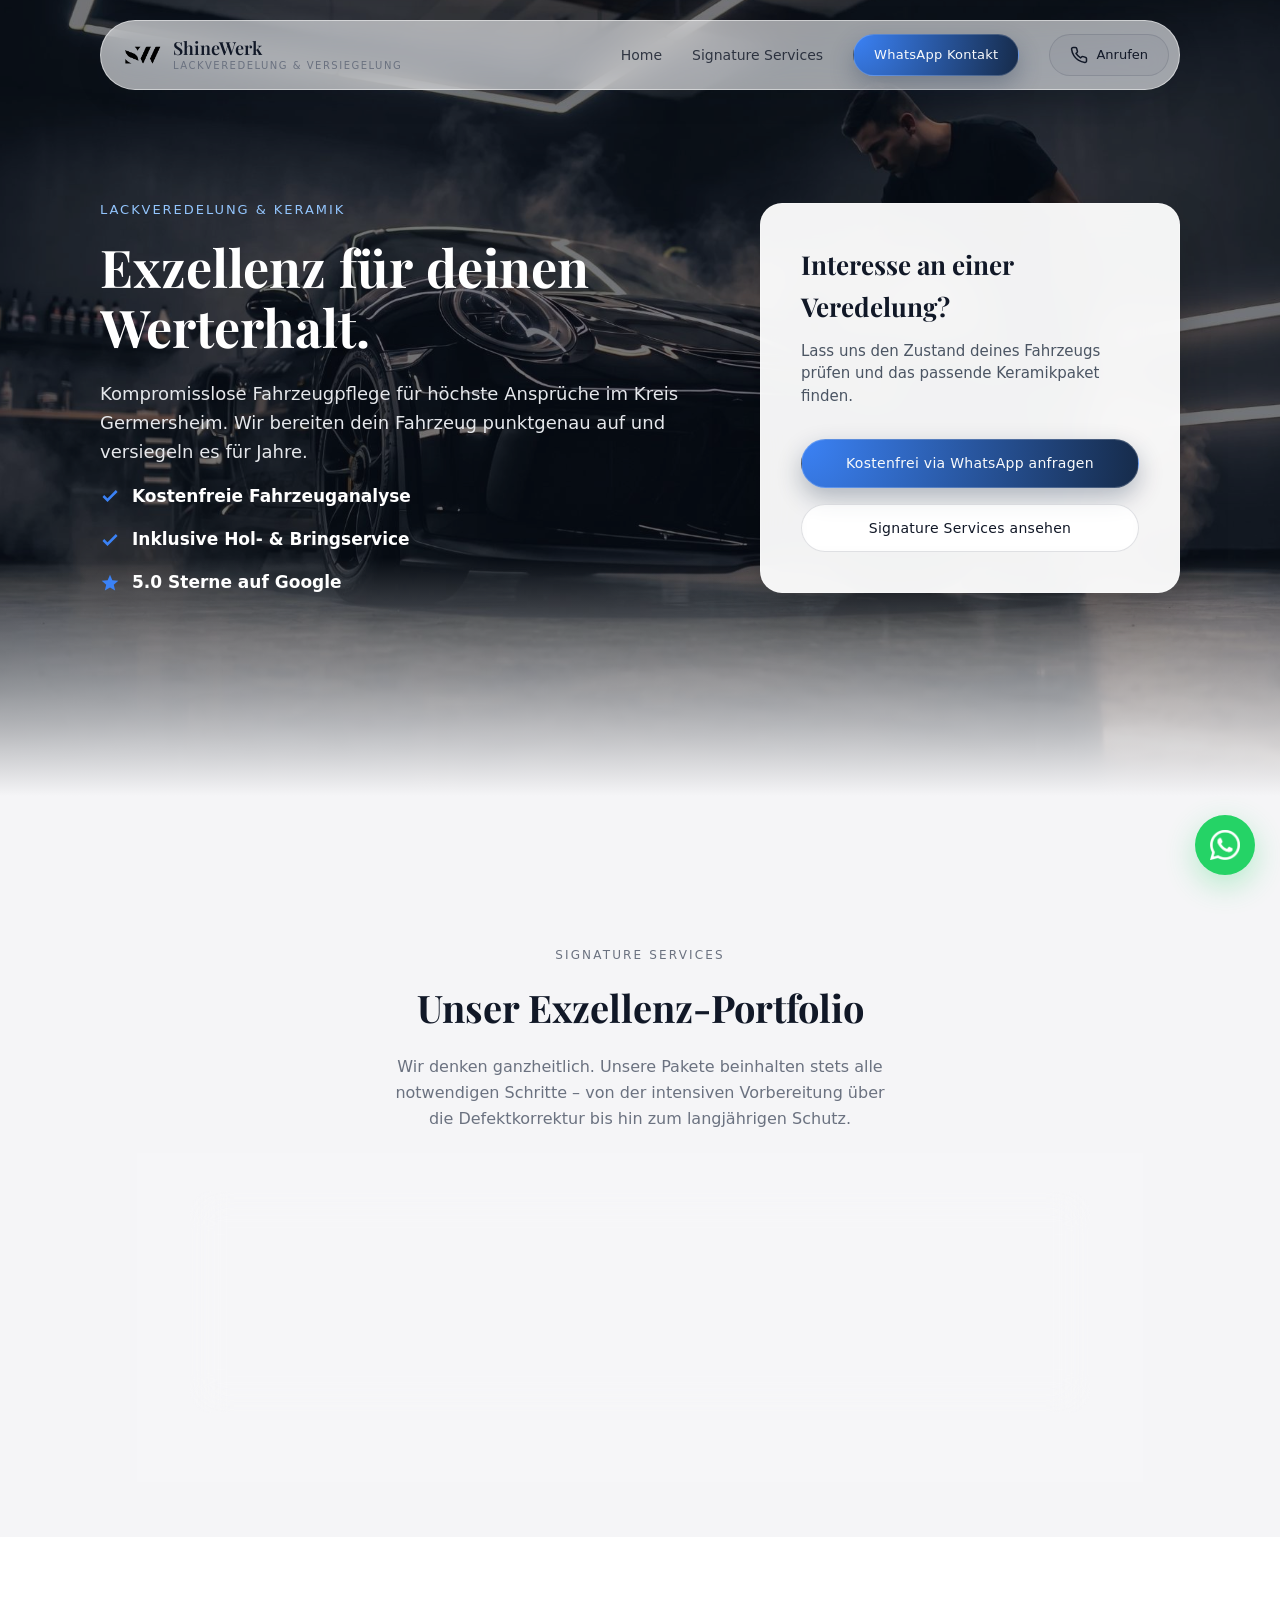
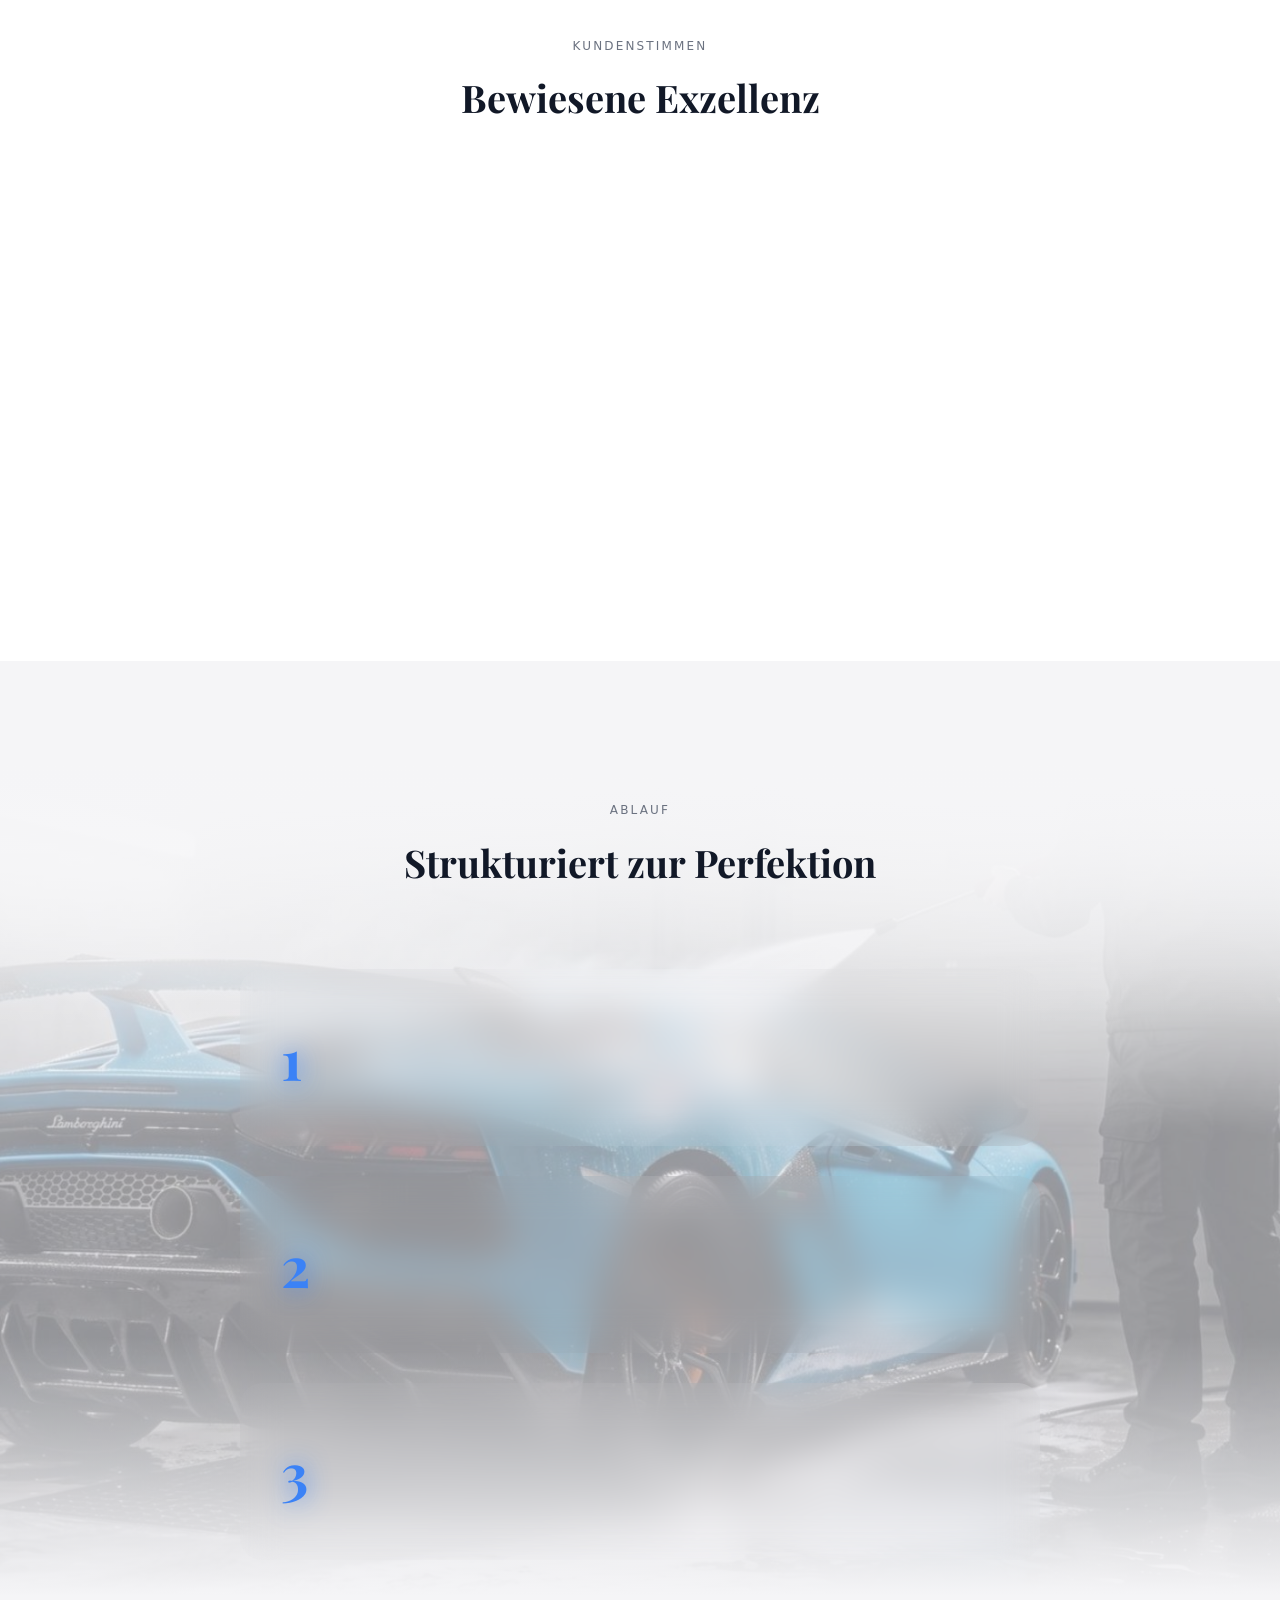
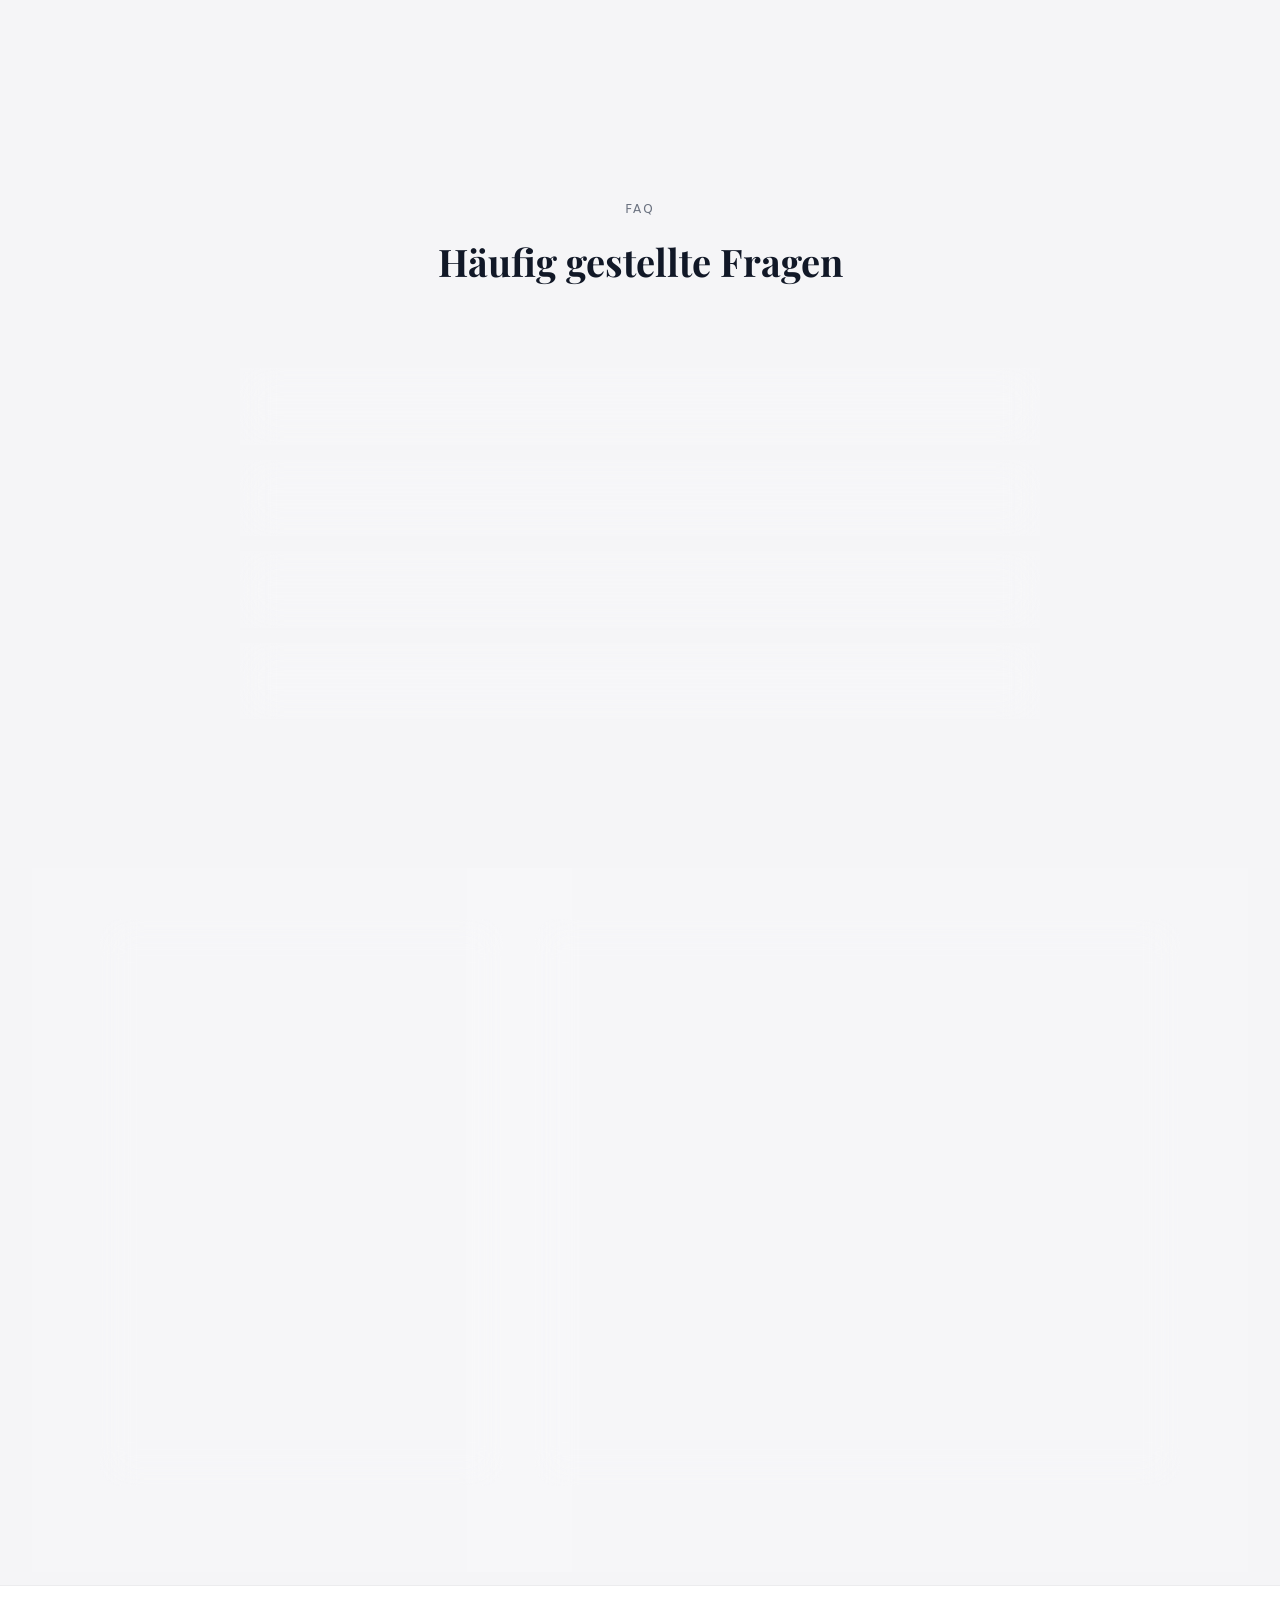
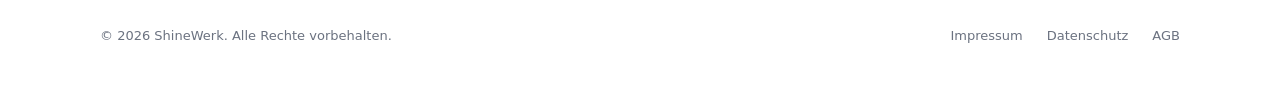
<file: index.html>
<!DOCTYPE html>
<html lang="de">
<head>
<script async src="https://www.googletagmanager.com/gtag/js?id=AW-16904286379"></script>
<script>
  window.dataLayer = window.dataLayer || [];
  function gtag(){dataLayer.push(arguments);}
  gtag('js', new Date());
  gtag('config', 'AW-16904286379');
</script>
  <meta charset="UTF-8">
  <meta name="viewport" content="width=device-width, initial-scale=1.0">
  <title>ShineWerk – Exklusive Lackveredelung & Keramikversiegelung</title>
  <meta name="description" content="ShineWerk: Fahrzeugaufbereitung, Lackkorrektur und Keramikversiegelung im Kreis Germersheim. Kompromisslose Qualität für höchste Ansprüche.">
  <meta name="keywords" content="Keramikversiegelung, Lackaufbereitung, Fahrzeugaufbereitung, Detailing, Kreis Germersheim, Hagenbach, Karlsruhe, Autoaufbereitung">
  <meta name="robots" content="index, follow">
  <meta name="author" content="ShineWerk">
  <link rel="canonical" href="https://shinewerk.de/">
  <meta property="og:type" content="website">
  <meta property="og:url" content="https://shinewerk.de/">
  <meta property="og:title" content="ShineWerk – Exklusive Lackveredelung & Keramikversiegelung">
  <meta property="og:description" content="Fahrzeugveredelung und Keramikversiegelung für maximalen Werterhalt in der Südpfalz.">
  <meta property="og:image" content="https://shinewerk.de/img/hero2026keramikversiegelungshinewerk.jpg">
  <meta name="twitter:card" content="summary_large_image">
  <meta name="twitter:title" content="ShineWerk – Exklusive Lackveredelung & Keramikversiegelung">
  <meta name="twitter:description" content="Fahrzeugveredelung und Keramikversiegelung für maximalen Werterhalt in der Südpfalz.">
  <meta name="twitter:image" content="https://shinewerk.de/img/hero2026keramikversiegelungshinewerk.jpg">
  <meta name="geo.region" content="DE-RP">
  <meta name="geo.placename" content="Hagenbach">
  <meta name="geo.position" content="49.0215;8.2438">
  <meta name="ICBM" content="49.0215, 8.2438">
  <meta name="theme-color" content="#111827">
  <link rel="preload" as="image" href="/img/hero2026keramikversiegelungshinewerk.jpg">
  <link rel="icon" href="/favicon.svg" type="image/svg+xml">
  <link rel="alternate icon" href="/favicon.ico">
  <link rel="apple-touch-icon" href="/apple-touch-icon.png">
  <link rel="manifest" href="/site.webmanifest">
  <script type="application/ld+json">
  {
    "@context": "https://schema.org",
    "@type": "AutoBodyShop",
    "name": "ShineWerk",
    "description": "Fahrzeugaufbereitung und Keramikversiegelung in Hagenbach / Kreis Germersheim.",
    "image": "https://shinewerk.de/img/hero2026keramikversiegelungshinewerk.jpg",
    "@id": "https://shinewerk.de",
    "url": "https://shinewerk.de",
    "telephone": "+4915562648989",
    "openingHours": "Mo-Fr 09:00-18:00",
    "address": {
      "@type": "PostalAddress",
      "streetAddress": "Gewanne Mittelrhein 2",
      "addressLocality": "Hagenbach",
      "postalCode": "76767",
      "addressCountry": "DE"
    },
    "geo": {
      "@type": "GeoCoordinates",
      "latitude": 49.0215,
      "longitude": 8.2438
    },
    "priceRange": "$$$"
  }
  </script>
  <link rel="preconnect" href="https://fonts.googleapis.com">
  <link rel="preconnect" href="https://fonts.gstatic.com" crossorigin>
  <link href="https://fonts.googleapis.com/css2?family=Playfair+Display:wght@600;700&display=swap" rel="stylesheet">
  <link rel="stylesheet" href="css/styles.css">
</head>
<body>
<div class="page">
  
  <header class="site-header">
    <div class="container">
      <div class="nav-wrapper">
        <a href="/" class="logo">
          <img src="/img/logo.png" alt="ShineWerk Logo" class="logo-img">
          <div class="logo-text">
            <span class="logo-main">ShineWerk</span>
            <span class="logo-sub">Lackveredelung & Versiegelung</span>
          </div>
        </a>
        <nav class="nav-links" id="nav-links">
          <a href="/">Home</a>
          <a href="/signature-services">Signature Services</a>
          <a href="https://wa.me/4915562648989" class="btn btn-primary" target="_blank" rel="noopener">WhatsApp Kontakt</a>
          <a href="tel:+4915562648989" class="btn-gray">
            <svg viewBox="0 0 24 24" fill="none" stroke="currentColor" stroke-width="2" width="18" height="18"><path d="M22 16.92v3a2 2 0 0 1-2.18 2 19.79 19.79 0 0 1-8.63-3.07 19.5 19.5 0 0 1-6-6 19.79 19.79 0 0 1-3.07-8.67A2 2 0 0 1 4.11 2h3a2 2 0 0 1 2 1.72 12.84 12.84 0 0 0 .7 2.81 2 2 0 0 1-.45 2.11L8.09 9.91a16 16 0 0 0 6 6l1.27-1.27a2 2 0 0 1 2.11-.45 12.84 12.84 0 0 0 2.81.7A2 2 0 0 1 22 16.92z"></path></svg>
            Anrufen
          </a>
        </nav>
        <button class="nav-toggle" id="nav-toggle" aria-label="Menü umschalten">
          <span class="burger-line"></span>
          <span class="burger-line"></span>
          <span class="burger-line"></span>
        </button>
      </div>
    </div>
  </header>

  <main>
    <section class="hero-section">
      <div class="container hero-split">
        <div class="hero-content-left hero-fade-up">
          <div class="eyebrow">Lackveredelung & Keramik</div>
          <h1 class="hero-title animate-words">Exzellenz für deinen Werterhalt.</h1>
          <p class="hero-subtitle">
            Kompromisslose Fahrzeugpflege für höchste Ansprüche im Kreis Germersheim. Wir bereiten dein Fahrzeug punktgenau auf und versiegeln es für Jahre.
          </p>
          <ul class="hero-benefits">
            <li>
              <svg viewBox="0 0 24 24" fill="none" stroke="currentColor" stroke-width="3"><polyline points="20 6 9 17 4 12"></polyline></svg>
              Kostenfreie Fahrzeuganalyse
            </li>
            <li>
              <svg viewBox="0 0 24 24" fill="none" stroke="currentColor" stroke-width="3"><polyline points="20 6 9 17 4 12"></polyline></svg>
              Inklusive Hol- & Bringservice
            </li>
            <li>
              <svg viewBox="0 0 24 24" fill="currentColor"><path d="M12 17.27L18.18 21l-1.64-7.03L22 9.24l-7.19-.61L12 2 9.19 8.63 2 9.24l5.46 4.73L5.82 21z"/></svg>
              5.0 Sterne auf Google
            </li>
          </ul>
        </div>
        
        <div class="hero-cta-box glass-card hero-fade-up hero-delay-2">
          <h2 class="box-title">Interesse an einer Veredelung?</h2>
          <p class="box-text">Lass uns den Zustand deines Fahrzeugs prüfen und das passende Keramikpaket finden.</p>
          <div class="box-actions">
            <a href="https://wa.me/4915562648989?text=Hallo%20ShineWerk%2C%20ich%20interessiere%20mich%20f%C3%BCr%20eine%20kostenfreie%20Fahrzeuganalyse." class="btn btn-primary w-100" target="_blank" rel="noopener">Kostenfrei via WhatsApp anfragen</a>
            <a href="/signature-services" class="btn btn-outline w-100">Signature Services ansehen</a>
          </div>
        </div>
      </div>
    </section>

    <section class="services-section">
      <div class="container">
        <div class="section-header-centered scroll-reveal">
          <div class="section-eyebrow">Signature Services</div>
          <h2 class="section-title">Unser Exzellenz-Portfolio</h2>
          <p class="section-description">Wir denken ganzheitlich. Unsere Pakete beinhalten stets alle notwendigen Schritte – von der intensiven Vorbereitung über die Defektkorrektur bis hin zum langjährigen Schutz.</p>
        </div>
        
        <div class="card-pile-container">
          <a href="/signature-services" class="service-pile-card single-discover-card scroll-reveal delay-1">
            <div class="pile-card-content">
              <div class="service-label">Veredelungsprogramme</div>
              <h3 class="service-card-title">Keramikpakete entdecken</h3>
              <p class="service-card-text">Ob robuster Schutz für den Alltagswagen oder kompromissloses Finish für den Sportwagen – entdecke unsere strukturierten Programme für maximalen Werterhalt.</p>
            </div>
            <div class="pile-card-action">
              <svg viewBox="0 0 24 24" fill="none" stroke="currentColor" stroke-width="2" width="24" height="24"><line x1="5" y1="12" x2="19" y2="12"></line><polyline points="12 5 19 12 12 19"></polyline></svg>
            </div>
          </a>
        </div>
      </div>
    </section>

    <section class="reviews-section">
      <div class="container">
        <div class="section-header-centered scroll-reveal">
          <div class="section-eyebrow">Kundenstimmen</div>
          <h2 class="section-title">Bewiesene Exzellenz</h2>
        </div>
        <div class="reviews-marquee-shell scroll-reveal delay-1">
          <div class="reviews-track" id="reviews-track">
            <article class="review-card glass-card">
              <div class="review-header">
                <div class="review-name">Lars Rettig</div>
                <div class="review-meta">Google Rezension</div>
              </div>
              <div class="review-stars">★★★★★</div>
              <div class="review-text">Der Lack wurde professionell poliert und versiegelt – der Glanz ist brutal. Der Hol- und Bringservice war super entspannt. Klare Empfehlung!</div>
            </article>
            <article class="review-card glass-card">
              <div class="review-header">
                <div class="review-name">Uwe Treffkorn</div>
                <div class="review-meta">Google Rezension</div>
              </div>
              <div class="review-stars">★★★★★</div>
              <div class="review-text">Die Keramikversiegelung für unseren Mini Cooper hat sich gelohnt. Inklusive Kunststoff- und Scheibenversiegelung. Ausgezeichneter Job!</div>
            </article>
            <article class="review-card glass-card">
              <div class="review-header">
                <div class="review-name">B. K.</div>
                <div class="review-meta">Google Rezension</div>
              </div>
              <div class="review-stars">★★★★★</div>
              <div class="review-text">Aus alt mach neu! Über 30 Jahre alter, ungepflegter Lack gereinigt, poliert und versiegelt. Ich bin begeistert, so gut hätte ich es nicht erwartet.</div>
            </article>
            <article class="review-card glass-card">
              <div class="review-header">
                <div class="review-name">Maria Förster</div>
                <div class="review-meta">Google Rezension</div>
              </div>
              <div class="review-stars">★★★★★</div>
              <div class="review-text">Absolut begeistert von der Keramikversiegelung! Der Lack sieht aus wie neu, fühlt sich super glatt an und glänzt extrem. Besser gehts nicht.</div>
            </article>
            <article class="review-card glass-card">
              <div class="review-header">
                <div class="review-name">Kathrin Weidemann</div>
                <div class="review-meta">Google Rezension</div>
              </div>
              <div class="review-stars">★★★★★</div>
              <div class="review-text">Super freundlicher Service und von dem Ergebnis innen wie aussen bin ich sehr fasziniert. Jetzt kann sich mein Wagen wieder sehen lassen.</div>
            </article>
            <article class="review-card glass-card">
              <div class="review-header">
                <div class="review-name">Van Dao Bui</div>
                <div class="review-meta">Google Rezension</div>
              </div>
              <div class="review-stars">★★★★★</div>
              <div class="review-text">Schnelle Terminvergabe und Auto sehr sauber aufbereitet. Bin sehr zufrieden. Absolut zu empfehlen. Vielen Dank.</div>
            </article>
            <article class="review-card glass-card">
              <div class="review-header">
                <div class="review-name">Thomas Kricke</div>
                <div class="review-meta">Google Rezension</div>
              </div>
              <div class="review-stars">★★★★★</div>
              <div class="review-text">Ich war mit der Leistung sehr zufrieden, sie entspricht genau dem was ich erwartet habe. Werde noch weitere Fahrzeuge dort aufarbeiten lassen.</div>
            </article>
            <article class="review-card glass-card">
              <div class="review-header">
                <div class="review-name">Anja La</div>
                <div class="review-meta">Google Rezension</div>
              </div>
              <div class="review-stars">★★★★★</div>
              <div class="review-text">Super zufrieden. Fahrzeug sehr gründlich gereinigt und klasse poliert. Gerne wieder.</div>
            </article>
            <article class="review-card glass-card">
              <div class="review-header">
                <div class="review-name">Muhammed Yücel</div>
                <div class="review-meta">Google Rezension</div>
              </div>
              <div class="review-stars">★★★★★</div>
              <div class="review-text">Mega, Top Service und faire Preise.</div>
            </article>
            <article class="review-card glass-card">
              <div class="review-header">
                <div class="review-name">Mathias Ehmann</div>
                <div class="review-meta">Google Rezension</div>
              </div>
              <div class="review-stars">★★★★★</div>
              <div class="review-text">Super Typ, liebevolles cleaning.</div>
            </article>
          </div>
        </div>
      </div>
    </section>

    <section class="process-section">
      <div class="container">
        <div class="section-header-centered scroll-reveal">
          <div class="section-eyebrow">Ablauf</div>
          <h2 class="section-title">Strukturiert zur Perfektion</h2>
        </div>
        <div class="timeline-container">
          <div class="timeline-item glass-card scroll-reveal delay-1">
            <div class="timeline-number">1</div>
            <div class="timeline-content">
              <h3>Kostenfreie Analyse</h3>
              <p>Sende uns Bilder via WhatsApp oder wir vereinbaren eine Besichtigung direkt bei dir vor Ort – völlig kostenfrei. Gemeinsam definieren wir das optimale Paket.</p>
            </div>
          </div>
          <div class="timeline-item glass-card scroll-reveal delay-2">
            <div class="timeline-number">2</div>
            <div class="timeline-content">
              <h3>Fahrzeugübergabe</h3>
              <p>Wir holen dein Fahrzeug ab oder empfangen dich bei uns. Auf Wunsch bleibst du während der Standzeit mit unserem Cupra Leon vollumfängig mobil.</p>
            </div>
          </div>
          <div class="timeline-item glass-card scroll-reveal delay-3">
            <div class="timeline-number">3</div>
            <div class="timeline-content">
              <h3>Finish & Werterhalt</h3>
              <p>Du erhältst dein perfektioniertes Fahrzeug zurück. Wir übergeben dir zudem einen klaren Pflegeplan, um den Glanz und Schutz langfristig zu sichern.</p>
            </div>
          </div>
        </div>
      </div>
    </section>

    <section class="faq-section">
      <div class="container">
        <div class="section-header-centered scroll-reveal">
          <div class="section-eyebrow">FAQ</div>
          <h2 class="section-title">Häufig gestellte Fragen</h2>
        </div>
        <div class="faq-list">
          <details class="faq-glass-item scroll-reveal delay-1">
            <summary>
              <span>Wie setzt sich der Preis für eine Veredelung zusammen?</span>
              <svg viewBox="0 0 24 24" fill="none" stroke="currentColor" stroke-width="2" class="faq-icon" width="18" height="18"><line x1="12" y1="5" x2="12" y2="19"></line><line x1="5" y1="12" x2="19" y2="12"></line></svg>
            </summary>
            <p>Jedes Fahrzeug ist einzigartig. Der Preis richtet sich nach dem aktuellen Lackzustand, der Fahrzeuggröße und dem gewählten Keramiksystem. Nach einer kurzen Ersteinschätzung per WhatsApp erhältst du einen transparenten Rahmen ohne versteckte Kosten.</p>
          </details>
          <details class="faq-glass-item scroll-reveal delay-2">
            <summary>
              <span>Wie lange bleibt mein Fahrzeug bei ShineWerk?</span>
              <svg viewBox="0 0 24 24" fill="none" stroke="currentColor" stroke-width="2" class="faq-icon" width="18" height="18"><line x1="12" y1="5" x2="12" y2="19"></line><line x1="5" y1="12" x2="19" y2="12"></line></svg>
            </summary>
            <p>Qualität benötigt Zeit. Für eine tiefgreifende Lackkorrektur und anschließende Keramikbeschichtung solltest du 2 bis 3 Tage einplanen. In dieser Zeit bleibst du durch unseren Leihwagen auf Wunsch voll mobil.</p>
          </details>
          <details class="faq-glass-item scroll-reveal delay-3">
            <summary>
              <span>Was ist der tatsächliche Nutzen einer Keramikversiegelung?</span>
              <svg viewBox="0 0 24 24" fill="none" stroke="currentColor" stroke-width="2" class="faq-icon" width="18" height="18"><line x1="12" y1="5" x2="12" y2="19"></line><line x1="5" y1="12" x2="19" y2="12"></line></svg>
            </summary>
            <p>Sie schützt den Klarlack chemisch vor Umwelteinflüssen. Du profitierst von extrem leichter Reinigung, enormem Glanz und stark wasserabweisendem Verhalten. Ideal für den kompromisslosen Werterhalt deines Fahrzeugs.</p>
          </details>
          <details class="faq-glass-item scroll-reveal delay-4">
            <summary>
              <span>Wie pflege ich mein Fahrzeug nach der Keramikversiegelung?</span>
              <svg viewBox="0 0 24 24" fill="none" stroke="currentColor" stroke-width="2" class="faq-icon" width="18" height="18"><line x1="12" y1="5" x2="12" y2="19"></line><line x1="5" y1="12" x2="19" y2="12"></line></svg>
            </summary>
            <p>Wir empfehlen eine sanfte Handwäsche mit ph-neutralem Shampoo. Auf Waschstraßen mit harten Bürsten sowie stark alkalische Reiniger sollte verzichtet werden, um die Standzeit der Versiegelung zu maximieren. Bei der Übergabe erhältst du von uns einen detaillierten Pflegeplan.</p>
          </details>
        </div>
      </div>
    </section>

    <section class="location-section">
      <div class="container">
        <div class="location-grid">
          
          <div class="location-info glass-card scroll-reveal">
            <div class="section-eyebrow">Standort</div>
            <h2>ShineWerk Wörth</h2>
            <p>Termine ausschließlich nach vorheriger Vereinbarung, um jedem Fahrzeug die ungeteilte Aufmerksamkeit zu widmen.</p>
            
            <div class="address-details">
              Gewanne Mittelrhein 2<br>
              76767 Hagenbach<br>
              Deutschland
            </div>
            
            <div class="location-actions">
              <a href="https://wa.me/4915562648989" class="btn btn-primary w-100" target="_blank" rel="noopener">WhatsApp Chat starten</a>
              <a href="tel:+4915562648989" class="btn-gray w-100">
                <svg viewBox="0 0 24 24" fill="none" stroke="currentColor" stroke-width="2" width="18" height="18"><path d="M22 16.92v3a2 2 0 0 1-2.18 2 19.79 19.79 0 0 1-8.63-3.07 19.5 19.5 0 0 1-6-6 19.79 19.79 0 0 1-3.07-8.67A2 2 0 0 1 4.11 2h3a2 2 0 0 1 2 1.72 12.84 12.84 0 0 0 .7 2.81 2 2 0 0 1-.45 2.11L8.09 9.91a16 16 0 0 0 6 6l1.27-1.27a2 2 0 0 1 2.11-.45 12.84 12.84 0 0 0 2.81.7A2 2 0 0 1 22 16.92z"></path></svg>
                Anrufen
              </a>
            </div>
          </div>
          
          <div class="map-container glass-card scroll-reveal delay-2">
            <iframe src="https://www.google.com/maps/embed?pb=!1m18!1m12!1m3!1d2616.2670620564854!2d8.223801977513904!3d49.02452748899898!2m3!1f0!2f0!3f0!3m2!1i1024!2i768!4f13.1!3m3!1m2!1s0x4796590e7fea1f5f%3A0x83a0edff3c5660b9!2sShineWerk%20-%20Lackveredelung%20%26%20Versiegelung!5e0!3m2!1sde!2sde!4v1775481198194!5m2!1sde!2sde" width="100%" height="100%" style="border:0;" allowfullscreen="" loading="lazy" referrerpolicy="no-referrer-when-downgrade"></iframe>
          </div>
          
        </div>
      </div>
    </section>
  </main>

  <footer class="site-footer">
    <div class="container footer-inner">
      <div>© <span id="year"></span> ShineWerk. Alle Rechte vorbehalten.</div>
      <nav class="footer-nav">
        <a href="rechtliches/impressum.html">Impressum</a>
        <a href="rechtliches/datenschutz.html">Datenschutz</a>
        <a href="rechtliches/agb.html">AGB</a>
      </nav>
    </div>
  </footer>
</div>

<div class="whatsapp-fab">
  <a href="https://wa.me/4915562648989" target="_blank" rel="noopener" aria-label="WhatsApp Chat">
    <div class="whatsapp-icon-fab">
      <img src="/img/wa.png" alt="WhatsApp">
    </div>
  </a>
</div>

<style>
.glass-card {
  background: rgba(255, 255, 255, 0.15);
  backdrop-filter: blur(18px);
  -webkit-backdrop-filter: blur(18px);
  border: 1px solid rgba(255, 255, 255, 0.3);
  border-radius: var(--radius-lg);
  box-shadow: var(--shadow-card);
  transition: border-color 0.4s ease, box-shadow 0.4s ease, transform 0.4s ease;
}

.glass-card:hover {
  border-color: rgba(59, 130, 246, 0.6);
  box-shadow: 0 10px 40px rgba(59, 130, 246, 0.15);
}

section {
  padding: 100px 0;
}

.section-header-centered {
  text-align: center;
  margin-bottom: 60px;
  display: flex;
  flex-direction: column;
  align-items: center;
}
.section-eyebrow {
  font-size: 12px;
  text-transform: uppercase;
  letter-spacing: 0.18em;
  color: var(--text-soft);
  margin-bottom: 12px;
}
.section-title {
  font-family: "Playfair Display", serif;
  font-size: 38px;
  margin-bottom: 16px;
  color: var(--text-main);
}
.section-description {
  font-size: 16px;
  color: var(--text-soft);
  max-width: 500px;
}

.hero-section {
  padding: 200px 0 200px;
  position: relative;
  overflow: hidden;
  background-color: #111827;
}

.hero-section::before {
  content: "";
  position: absolute;
  inset: -10px;
  background-image: url("/img/hero2026keramikversiegelungshinewerk.jpg");
  background-size: cover;
  background-position: center 20%;
  opacity: 0.65;
  filter: blur(0px);
  z-index: 0;
}
.hero-section::after {
  content: "";
  position: absolute;
  inset: 0;
  background: linear-gradient(to bottom, transparent 70%, var(--bg) 100%);
  z-index: 1;
}

.hero-split {
  display: flex;
  align-items: center;
  justify-content: space-between;
  gap: 60px;
  position: relative;
  z-index: 2;
}

.hero-content-left {
  flex: 1;
  max-width: 600px;
}

.hero-content-left .eyebrow {
  font-size: 13px;
  text-transform: uppercase;
  letter-spacing: 0.15em;
  color: #93c5fd; 
  margin-bottom: 16px;
  font-weight: 500;
}

.hero-content-left .hero-title {
  font-family: "Playfair Display", serif;
  font-size: 52px;
  line-height: 1.15;
  margin-bottom: 24px;
  color: #ffffff; 
}

.hero-content-left .hero-subtitle {
  font-size: 18px;
  color: #e5e7eb; 
  margin-bottom: 16px;
  line-height: 1.6;
}

.hero-benefits {
  list-style: none;
  display: flex;
  flex-direction: column;
  gap: 16px;
  margin-top: 0;
}

.hero-benefits li {
  display: flex;
  align-items: center;
  gap: 12px;
  font-size: 17px;
  font-weight: 600;
  color: #ffffff;
}

.hero-benefits svg {
  width: 20px;
  height: 20px;
  color: #3b82f6; 
}

.hero-benefits li:last-child svg {
  color: #3b82f6; 
}

.hero-cta-box {
  flex: 0 0 420px;
  background: rgba(255, 255, 255, 0.95);
  padding: 40px;
  border-radius: var(--radius-lg);
  box-shadow: 0 25px 50px rgba(0,0,0,0.2);
}

.hero-cta-box .box-title {
  font-family: "Playfair Display", serif;
  font-size: 26px;
  color: #111827;
  margin-bottom: 12px;
}

.hero-cta-box .box-text {
  font-size: 15px;
  color: #4b5563;
  margin-bottom: 32px;
  line-height: 1.5;
}

.hero-cta-box .box-actions {
  display: flex;
  flex-direction: column;
  gap: 16px;
}

.w-100 {
  width: 100%;
  justify-content: center;
}

.services-section {
  padding-top: 150px; 
}

.card-pile-container {
  display: flex;
  flex-direction: column;
  gap: 24px;
  max-width: 900px;
  margin: 0 auto;
  position: relative;
}

.service-pile-card {
  display: flex;
  justify-content: space-between;
  align-items: center;
  padding: 40px;
  background: rgba(255, 255, 255, 0.15);
  backdrop-filter: blur(18px);
  -webkit-backdrop-filter: blur(18px);
  border: 1px solid rgba(255, 255, 255, 0.3);
  border-radius: var(--radius-lg);
  box-shadow: 0 15px 35px rgba(15, 23, 42, 0.05);
  margin-bottom: 24px;
  transition: transform 0.4s ease, box-shadow 0.4s ease, border-color 0.4s ease;
  text-decoration: none;
}
.service-pile-card:hover {
  transform: translateY(-5px);
  border-color: rgba(59, 130, 246, 0.6);
  box-shadow: 0 20px 40px rgba(59, 130, 246, 0.15);
}

.pile-card-content { max-width: 650px; }
.service-label {
  font-size: 12px;
  text-transform: uppercase;
  letter-spacing: 0.1em;
  color: var(--text-soft);
  margin-bottom: 12px;
}
.service-card-title {
  font-family: "Playfair Display", serif;
  font-size: 28px;
  margin-bottom: 16px;
  color: var(--text-main);
}
.service-card-text {
  font-size: 15px;
  color: var(--text-soft);
  line-height: 1.6;
}
.pile-card-action {
  width: 60px;
  height: 60px;
  border-radius: 50%;
  background: #f5f5f7;
  display: flex;
  align-items: center;
  justify-content: center;
  color: var(--accent-blue);
  border: 1px solid var(--border-subtle);
  flex-shrink: 0;
  margin-left: 20px;
}

.reviews-section {
  overflow: hidden;
  background: #ffffff;
}
.reviews-marquee-shell {
  width: 100vw;
  margin-left: calc(-50vw + 50%);
  margin-right: calc(-50vw + 50%);
  padding: 40px 0;
  mask-image: linear-gradient(to right, transparent 0%, black 15%, black 85%, transparent 100%);
  -webkit-mask-image: linear-gradient(to right, transparent 0%, black 15%, black 85%, transparent 100%);
}
.reviews-track {
  display: flex;
  flex-wrap: nowrap;
  gap: 24px;
  width: max-content;
  animation: marqueeScroll 45s linear infinite;
  padding: 20px 0;
}
@keyframes marqueeScroll {
  to { transform: translateX(-50%); }
}
.review-card {
  width: 350px;
  padding: 30px;
  flex-shrink: 0;
}
.review-header {
  display: flex;
  justify-content: space-between;
  margin-bottom: 12px;
}
.review-name { font-weight: 600; font-size: 16px; }
.review-meta { font-size: 12px; color: var(--text-soft); }
.review-stars { color: #f59e0b; margin-bottom: 16px; letter-spacing: 2px; }
.review-text { font-size: 14px; line-height: 1.7; color: var(--text-soft); }

.process-section {
  position: relative;
  background-color: var(--bg);
  overflow: hidden;
  padding: 140px 0;
}
.process-section::before {
  content: "";
  position: absolute;
  inset: 0;
  background-image: url("/img/ablauflackkorrekturkeramikversiegelungkarlsruhe.jpg");
  background-size: cover;
  background-position: top center;
  opacity: 0.4;
  z-index: 0;
}
.process-section::after {
  content: "";
  position: absolute;
  inset: 0;
  background: linear-gradient(to bottom, var(--bg) 0%, var(--bg) 10%, transparent 35%, transparent 65%, var(--bg) 90%, var(--bg) 100%);
  z-index: 1;
}
.process-section .container { 
  position: relative; 
  z-index: 2; 
}
.timeline-container {
  max-width: 800px;
  margin: 0 auto;
  display: flex;
  flex-direction: column;
  gap: 30px;
}
.timeline-item {
  display: flex;
  gap: 30px;
  padding: 40px;
  align-items: center;
}
.timeline-item.glass-card {
  background: rgba(255, 255, 255, 0.15);
  backdrop-filter: blur(18px);
  -webkit-backdrop-filter: blur(18px);
  border: 1px solid rgba(255, 255, 255, 0.3);
}
.timeline-number {
  font-family: "Playfair Display", serif;
  font-size: 56px;
  line-height: 1;
  color: var(--accent-blue);
  opacity: 0.2;
  font-weight: 700;
  transition: all 0.4s ease;
}

@keyframes numberGlow {
  0% { text-shadow: none; opacity: 0.2; color: var(--accent-blue); }
  100% { text-shadow: 0 0 25px rgba(59, 130, 246, 0.9); opacity: 1; color: #3b82f6; }
}

.timeline-item:nth-child(1) .timeline-number { animation: numberGlow 1.5s ease-in-out 1 0.5s forwards; }
.timeline-item:nth-child(2) .timeline-number { animation: numberGlow 1.5s ease-in-out 1 2s forwards; }
.timeline-item:nth-child(3) .timeline-number { animation: numberGlow 1.5s ease-in-out 1 3.5s forwards; }

.timeline-content h3 { font-size: 20px; margin-bottom: 12px; color: var(--text-main); }
.timeline-content p { font-size: 15px; color: var(--text-soft); line-height: 1.7; }

.faq-list {
  max-width: 800px;
  margin: 0 auto;
  display: flex;
  flex-direction: column;
  gap: 16px;
}
.faq-glass-item {
  background: rgba(255, 255, 255, 0.15);
  backdrop-filter: blur(18px);
  -webkit-backdrop-filter: blur(18px);
  border: 1px solid rgba(255, 255, 255, 0.3);
  border-radius: 16px;
  padding: 24px;
  cursor: pointer;
  transition: box-shadow 0.4s ease, border-color 0.4s ease;
}
.faq-glass-item:hover { 
  border-color: rgba(59, 130, 246, 0.6);
  box-shadow: 0 10px 30px rgba(59, 130, 246, 0.15); 
}
.faq-glass-item summary {
  list-style: none;
  display: flex;
  justify-content: space-between;
  align-items: center;
  font-weight: 600;
  font-size: 16px;
  color: var(--text-main);
}
.faq-glass-item summary::-webkit-details-marker { display: none; }
.faq-icon { transition: transform 0.3s ease; color: var(--text-soft); }
.faq-glass-item[open] .faq-icon { transform: rotate(45deg); color: var(--accent-blue); }
.faq-glass-item p { margin-top: 20px; font-size: 15px; color: var(--text-soft); line-height: 1.7; padding-right: 30px; }

.location-grid {
  display: grid;
  grid-template-columns: 1fr 1.6fr;
  gap: 32px;
  align-items: stretch;
}
.location-info { padding: 50px; display: flex; flex-direction: column; justify-content: center; }
.location-info h2 { font-family: "Playfair Display", serif; font-size: 32px; margin-bottom: 16px; color: var(--text-main); }
.location-info p { font-size: 16px; color: var(--text-soft); margin-bottom: 30px; }
.address-details { font-size: 17px; line-height: 1.7; color: var(--text-main); margin-bottom: 40px; font-weight: 500; }
.map-container { padding: 10px; height: 100%; min-height: 400px; }
.map-container iframe { border-radius: 16px; }

.whatsapp-fab { position: fixed; right: 25px; bottom: 25px; z-index: 900; }
.whatsapp-icon-fab {
  width: 60px; height: 60px;
  background: #25d366;
  border-radius: 50%;
  display: flex; align-items: center; justify-content: center;
  box-shadow: 0 10px 30px rgba(37, 211, 102, 0.3);
  transition: transform 0.3s ease, box-shadow 0.3s ease;
}
.whatsapp-icon-fab:hover { transform: scale(1.05) translateY(-3px); box-shadow: 0 15px 35px rgba(37, 211, 102, 0.45); }
.whatsapp-icon-fab img { width: 30px; height: 30px; }

.scroll-reveal {
  opacity: 0;
  transform: translateY(30px);
  transition: opacity 0.8s cubic-bezier(0.25, 0.46, 0.45, 0.94), 
              transform 0.8s cubic-bezier(0.25, 0.46, 0.45, 0.94);
}
.scroll-reveal.active {
  opacity: 1;
  transform: translateY(0);
}
.delay-1 { transition-delay: 0.1s; }
.delay-2 { transition-delay: 0.2s; }
.delay-3 { transition-delay: 0.3s; }
.delay-4 { transition-delay: 0.4s; }

.hero-fade-up {
  opacity: 0;
  animation: fadeUp 0.8s cubic-bezier(0.25, 0.46, 0.45, 0.94) forwards;
}
.hero-delay-2 { animation-delay: 0.3s; }

@keyframes fadeUp {
  from { opacity: 0; transform: translateY(20px); }
  to { opacity: 1; transform: translateY(0); }
}

.animate-words { overflow: hidden; }
.word-wrapper {
  display: inline-block;
  margin-right: 0.25em;
  position: relative;
  opacity: 0;
  transform: translateY(100%) translateZ(0);
  filter: blur(5px);
  animation: wordRiseReveal 0.8s cubic-bezier(0.165, 0.84, 0.44, 1) forwards;
}

@keyframes wordRiseReveal {
  0% { opacity: 0; transform: translateY(100%) translateZ(0); filter: blur(10px); }
  100% { opacity: 1; transform: translateY(0) translateZ(0); filter: blur(0); }
}

@media (max-width: 960px) {
  .hero-section { 
    padding: 160px 0 160px !important; }
  .hero-split { flex-direction: column; text-align: center; }
  .hero-content-left { max-width: 100%; align-items: center; display: flex; flex-direction: column; }
  .hero-cta-box { flex: auto; width: 100%; max-width: 500px; }
  .hero-title { font-size: 40px; }
  .location-grid { grid-template-columns: 1fr; }
  .map-container { min-height: 300px; }
  section { padding: 70px 0; }
}

@media (max-width: 720px) {
  .service-pile-card { flex-direction: column; align-items: flex-start; text-align: center; }
  .pile-card-action { margin: 20px auto 0; }
  .timeline-item { flex-direction: column; text-align: center; gap: 15px; padding: 30px 20px; }
}

@media (max-width: 480px) {
  .hero-title { font-size: 32px; }
}
</style>
  
<script>
  document.addEventListener("DOMContentLoaded", () => {
    const yearEl = document.getElementById("year");
    if (yearEl) yearEl.textContent = new Date().getFullYear();

    const header = document.querySelector(".site-header");
    const toggle = document.getElementById("nav-toggle");
    if (toggle && header) {
      toggle.addEventListener("click", () => {
        header.classList.toggle("is-open");
        document.body.style.overflow = header.classList.contains("is-open") ? "hidden" : "";
      });
      
      const navLinks = document.querySelectorAll(".nav-links a");
      navLinks.forEach(link => {
        link.addEventListener("click", () => {
          header.classList.remove("is-open");
          document.body.style.overflow = "";
        });
      });
    }

    const animateWordsTitles = document.querySelectorAll(".animate-words");
    animateWordsTitles.forEach(title => {
      const textContent = title.textContent.trim();
      const words = textContent.split(" ");
      title.innerHTML = "";
      words.forEach((word, index) => {
        const span = document.createElement("span");
        span.className = "word-wrapper";
        span.textContent = word;
        span.style.animationDelay = `${index * 0.12}s`;
        title.appendChild(span);
      });
    });

    const track = document.getElementById("reviews-track");
    if (track) {
      const clone = track.innerHTML;
      track.innerHTML += clone + clone + clone;
    }

    const faqs = document.querySelectorAll("details.faq-glass-item");
    faqs.forEach(faq => {
      faq.addEventListener("toggle", () => {
        if (faq.open) {
          faqs.forEach(other => {
            if (other !== faq) other.open = false;
          });
        }
      });
    });

    const revealElements = document.querySelectorAll(".scroll-reveal");
    const revealObserver = new IntersectionObserver((entries) => {
      entries.forEach(entry => {
        if (entry.isIntersecting) {
          entry.target.classList.add("active");
          revealObserver.unobserve(entry.target);
        }
      });
    }, {
      threshold: 0.1,
      rootMargin: "0px 0px -30px 0px"
    });
    revealElements.forEach(el => revealObserver.observe(el));
  });
</script>
</body>
</html>
</file>
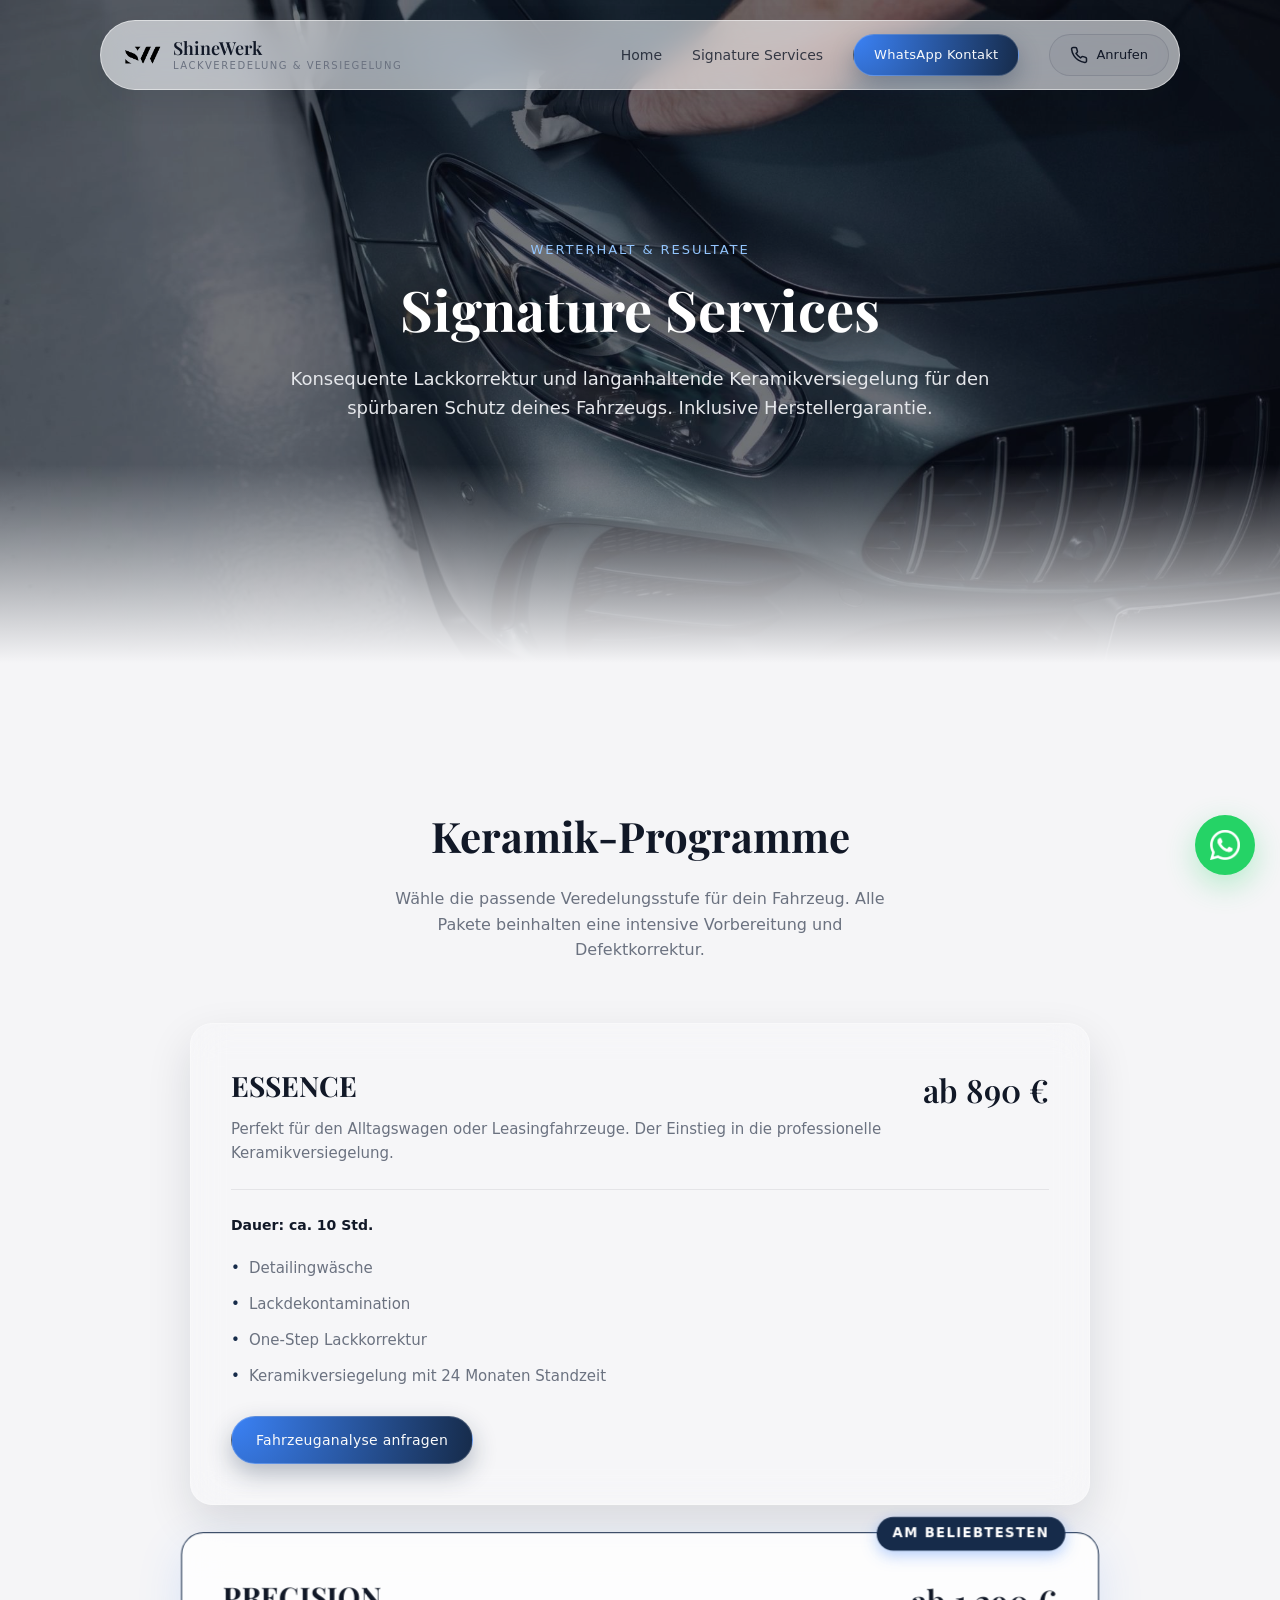
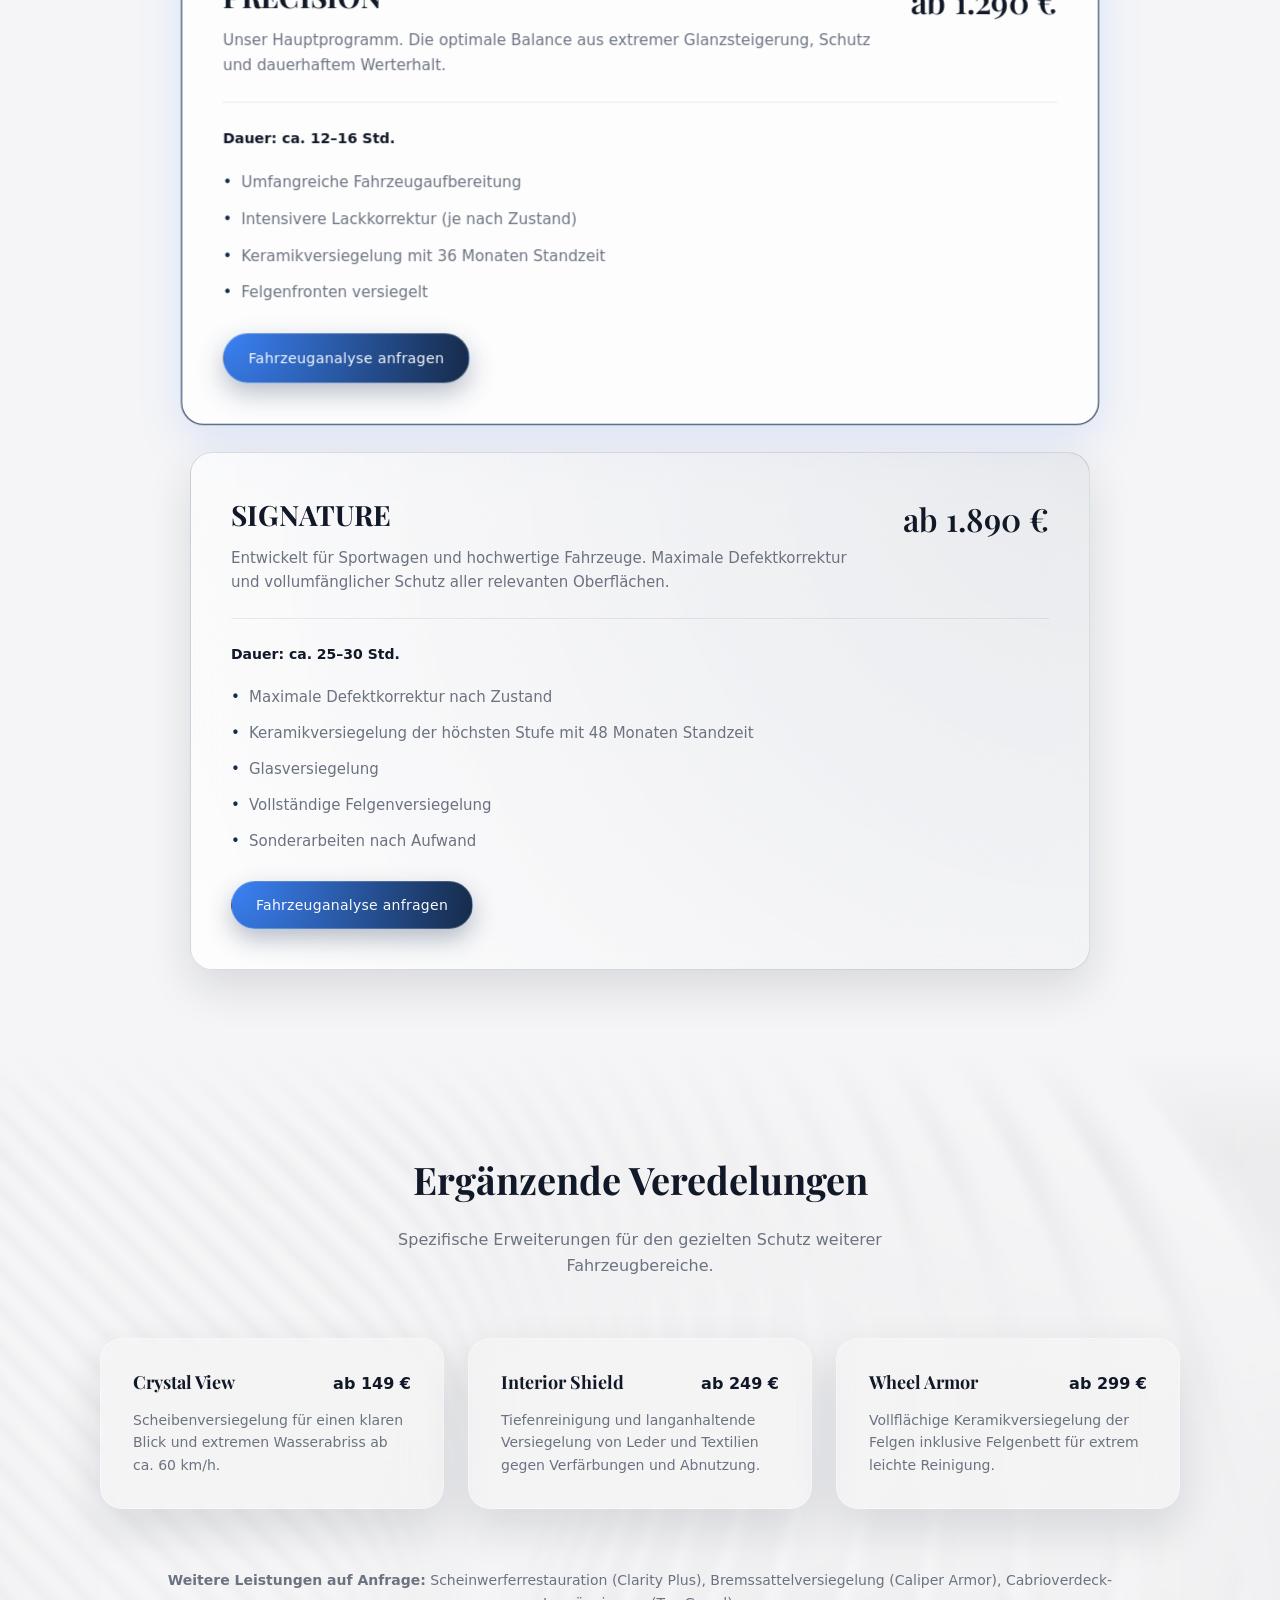
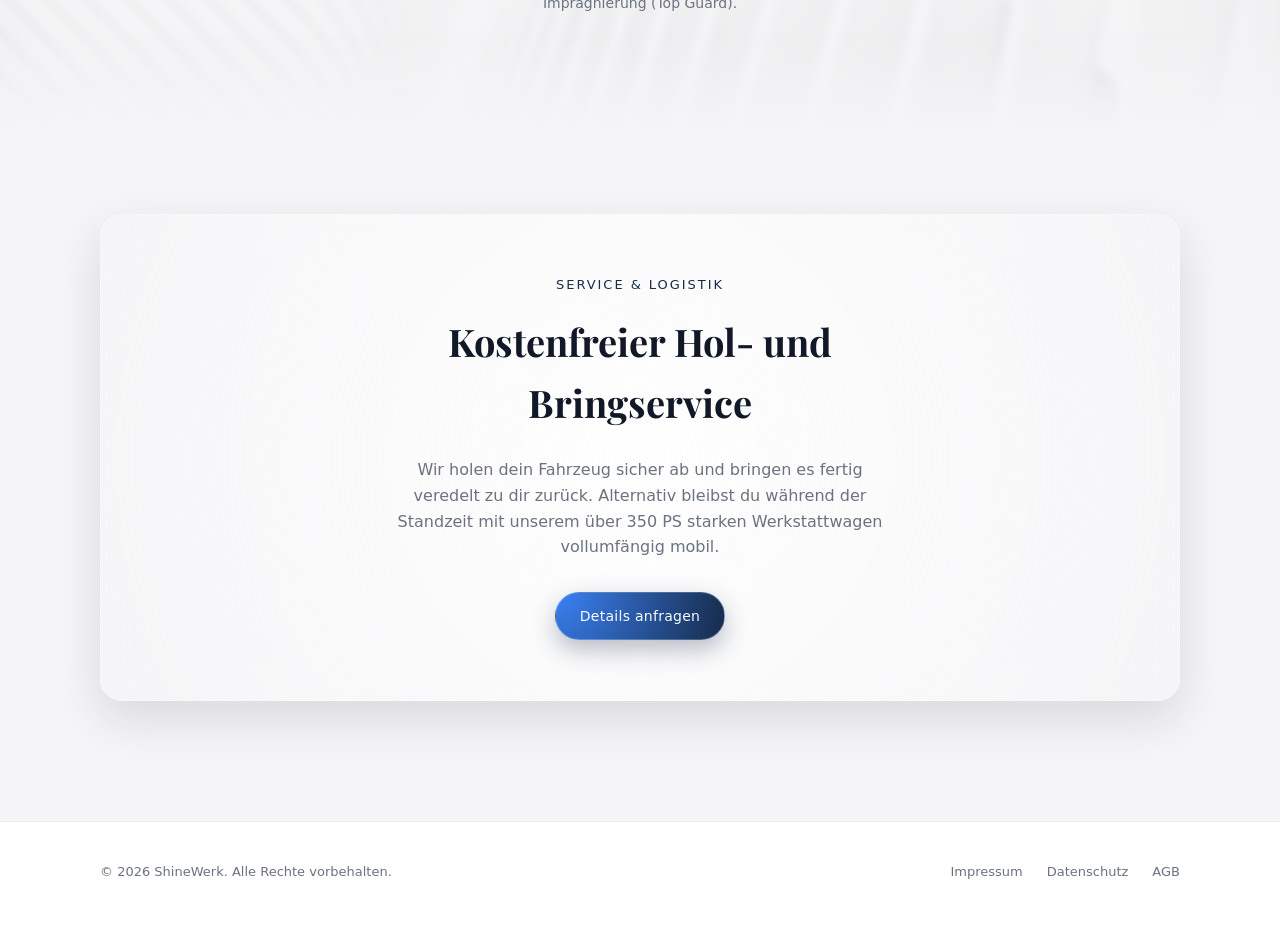
<file: signature-services.html>
<!DOCTYPE html>
<html lang="de">
<head>
<script async src="https://www.googletagmanager.com/gtag/js?id=AW-16904286379"></script>
<script>
  window.dataLayer = window.dataLayer || [];
  function gtag(){dataLayer.push(arguments);}
  gtag('js', new Date());
  gtag('config', 'AW-16904286379');
</script>
  <meta charset="UTF-8">
  <meta name="viewport" content="width=device-width, initial-scale=1.0">
  <title>ShineWerk – Signature Services & Keramikversiegelung</title>
  <meta name="description" content="Signature Services von ShineWerk: Exklusive Keramikversiegelung, Lackdefektkorrektur und Werterhalt in Wörth am Rhein.">
  <meta name="keywords" content="Keramikversiegelung, Lackaufbereitung, Signature Services, Wörth am Rhein, Hagenbach, Karlsruhe, Fahrzeugpflege, Lackkorrektur">
  <meta name="robots" content="index, follow">
  <meta name="author" content="ShineWerk">
  <link rel="canonical" href="https://shinewerk.de/signature-services">
  <meta property="og:type" content="website">
  <meta property="og:url" content="https://shinewerk.de/signature-services">
  <meta property="og:title" content="ShineWerk – Signature Services & Keramikversiegelung">
  <meta property="og:description" content="Fahrzeugveredelung und Keramikversiegelung in der Südpfalz. Entdecke unsere Programme für maximalen Werterhalt.">
  <meta property="og:image" content="https://shinewerk.de/img/signatureserviceskeramikversiegelungkarlsruhe.jpg">
  <meta name="twitter:card" content="summary_large_image">
  <meta name="twitter:title" content="ShineWerk – Signature Services & Keramikversiegelung">
  <meta name="twitter:description" content="Fahrzeugveredelung und Keramikversiegelung in der Südpfalz. Entdecke unsere Programme für maximalen Werterhalt.">
  <meta name="twitter:image" content="https://shinewerk.de/img/signatureserviceskeramikversiegelungkarlsruhe.jpg">
  <meta name="geo.region" content="DE-RP">
  <meta name="geo.placename" content="Hagenbach">
  <meta name="geo.position" content="49.0215;8.2438">
  <meta name="ICBM" content="49.0215, 8.2438">
  <script type="application/ld+json">
  {
    "@context": "https://schema.org",
    "@type": "AutoBodyShop",
    "name": "ShineWerk Signature Services",
    "image": "https://shinewerk.de/img/signatureserviceskeramikversiegelungkarlsruhe.jpg",
    "@id": "https://shinewerk.de/signature-services",
    "url": "https://shinewerk.de/signature-services",
    "telephone": "+4915562648989",
    "address": {
      "@type": "PostalAddress",
      "streetAddress": "Gewanne Mittelrhein 2",
      "addressLocality": "Hagenbach",
      "postalCode": "76767",
      "addressCountry": "DE"
    },
    "geo": {
      "@type": "GeoCoordinates",
      "latitude": 49.0215,
      "longitude": 8.2438
    },
    "priceRange": "$$$",
    "description": "Keramikversiegelung, Lackdefektkorrektur und ergänzende Veredelungen für dauerhaften Werterhalt."
  }
  </script>
  <link rel="icon" href="/favicon.svg" type="image/svg+xml">
  <link rel="alternate icon" href="/favicon.ico">
  <link rel="apple-touch-icon" href="/apple-touch-icon.png">
  <link rel="manifest" href="/site.webmanifest">
  <link rel="preconnect" href="https://fonts.googleapis.com">
  <link rel="preconnect" href="https://fonts.gstatic.com" crossorigin>
  <link href="https://fonts.googleapis.com/css2?family=Playfair+Display:wght@500;600;700&display=swap" rel="stylesheet">
  <link rel="stylesheet" href="css/styles.css">
</head>
<body>
<div class="page">
  <header class="site-header">
    <div class="container">
      <div class="nav-wrapper">
        <a href="/" class="logo">
          <img src="/img/logo.png" alt="ShineWerk Logo" class="logo-img">
          <div class="logo-text">
            <span class="logo-main">ShineWerk</span>
            <span class="logo-sub">Lackveredelung & Versiegelung</span>
          </div>
        </a>
        
        <nav class="nav-links" id="nav-links">
          <a href="/">Home</a>
          <a href="/signature-services">Signature Services</a>
          <a href="https://wa.me/4915562648989" class="btn btn-primary" target="_blank" rel="noopener">WhatsApp Kontakt</a>
          <a href="tel:+4915562648989" class="btn-gray">
            <svg viewBox="0 0 24 24" fill="none" stroke="currentColor" stroke-width="2" width="18" height="18"><path d="M22 16.92v3a2 2 0 0 1-2.18 2 19.79 19.79 0 0 1-8.63-3.07 19.5 19.5 0 0 1-6-6 19.79 19.79 0 0 1-3.07-8.67A2 2 0 0 1 4.11 2h3a2 2 0 0 1 2 1.72 12.84 12.84 0 0 0 .7 2.81 2 2 0 0 1-.45 2.11L8.09 9.91a16 16 0 0 0 6 6l1.27-1.27a2 2 0 0 1 2.11-.45 12.84 12.84 0 0 0 2.81.7A2 2 0 0 1 22 16.92z"></path></svg>
            Anrufen
          </a>
        </nav>
        
        <button class="nav-toggle" id="nav-toggle" aria-label="Menü umschalten">
          <span class="burger-line"></span>
          <span class="burger-line"></span>
          <span class="burger-line"></span>
        </button>
      </div>
    </div>
  </header>

  <main>
    <section class="services-hero">
      <div class="container">
        <div class="section-eyebrow">Werterhalt & Resultate</div>
        <h1 class="hero-title">Signature Services</h1>
        <p class="hero-subtitle">
          Konsequente Lackkorrektur und langanhaltende Keramikversiegelung für den spürbaren Schutz deines Fahrzeugs. Inklusive Herstellergarantie.
        </p>
      </div>
    </section>

    <section class="packages-section">
      <div class="container">
        <div class="section-header-centered category-spacing-large">
  <h2 class="package-category-title-large">Keramik-Programme</h2>
  <p class="section-description">Wähle die passende Veredelungsstufe für dein Fahrzeug. Alle Pakete beinhalten eine intensive Vorbereitung und Defektkorrektur.</p>
</div>
        <div class="packages-stack">
          
          <article class="glass-card package-card">
            <div class="package-header">
              <div>
                <h3 class="package-title">ESSENCE</h3>
                <p class="package-desc">Perfekt für den Alltagswagen oder Leasingfahrzeuge. Der Einstieg in die professionelle Keramikversiegelung.</p>
              </div>
              <div class="package-price">ab 890 €</div>
            </div>
            <div class="package-content">
              <div class="package-duration">Dauer: ca. 10 Std.</div>
              <ul class="service-list">
                <li>Detailingwäsche</li>
                <li>Lackdekontamination</li>
                <li>One-Step Lackkorrektur</li>
                <li>Keramikversiegelung mit 24 Monaten Standzeit</li>
              </ul>
              <div class="package-actions">
                <a href="https://wa.me/4915562648989?text=Hallo%20ShineWerk%2C%20ich%20interessiere%20mich%20f%C3%BCr%20eine%20kostenlose%20Fahrzeuganalyse%20zum%20Paket%20ESSENCE." class="btn btn-primary" target="_blank" rel="noopener">Fahrzeuganalyse anfragen</a>
              </div>
            </div>
          </article>

          <article class="glass-card package-card highlight-card popular-package">
  <div class="popular-badge">Am beliebtesten</div>
  <div class="package-header">
    <div>
      <h3 class="package-title">PRECISION</h3>
      <p class="package-desc">Unser Hauptprogramm. Die optimale Balance aus extremer Glanzsteigerung, Schutz und dauerhaftem Werterhalt.</p>
    </div>
    <div class="package-price">ab 1.290 €</div>
  </div>
  <div class="package-content">
    <div class="package-duration">Dauer: ca. 12–16 Std.</div>
    <ul class="service-list">
      <li>Umfangreiche Fahrzeugaufbereitung</li>
      <li>Intensivere Lackkorrektur (je nach Zustand)</li>
      <li>Keramikversiegelung mit 36 Monaten Standzeit</li>
      <li>Felgenfronten versiegelt</li>
    </ul>
    <div class="package-actions">
      <a href="https://wa.me/4915562648989?text=Hallo%20ShineWerk%2C%20ich%20interessiere%20mich%20f%C3%BCr%20eine%20kostenlose%20Fahrzeuganalyse%20zum%20Paket%20PRECISION." class="btn btn-primary" target="_blank" rel="noopener">Fahrzeuganalyse anfragen</a>
    </div>
  </div>
</article>

          <article class="glass-card package-card premium-card">
            <div class="package-header">
              <div>
                <h3 class="package-title">SIGNATURE</h3>
                <p class="package-desc">Entwickelt für Sportwagen und hochwertige Fahrzeuge. Maximale Defektkorrektur und vollumfänglicher Schutz aller relevanten Oberflächen.</p>
              </div>
              <div class="package-price">ab 1.890 €</div>
            </div>
            <div class="package-content">
              <div class="package-duration">Dauer: ca. 25–30 Std.</div>
              <ul class="service-list">
                <li>Maximale Defektkorrektur nach Zustand</li>
                <li>Keramikversiegelung der höchsten Stufe mit 48 Monaten Standzeit</li>
                <li>Glasversiegelung</li>
                <li>Vollständige Felgenversiegelung</li>
                <li>Sonderarbeiten nach Aufwand</li>
              </ul>
              <div class="package-actions">
                <a href="https://wa.me/4915562648989?text=Hallo%20ShineWerk%2C%20ich%20interessiere%20mich%20f%C3%BCr%20eine%20kostenlose%20Fahrzeuganalyse%20zum%20Paket%20SIGNATURE." class="btn btn-primary" target="_blank" rel="noopener">Fahrzeuganalyse anfragen</a>
              </div>
            </div>
          </article>

        </div>
      </div>
    </section>

    <section class="addons-section">
      <div class="container">
        <div class="section-header-centered">
          <h2 class="section-title">Ergänzende Veredelungen</h2>
          <p class="section-description">Spezifische Erweiterungen für den gezielten Schutz weiterer Fahrzeugbereiche.</p>
        </div>

        <div class="addons-grid">
          <div class="glass-card addon-card">
            <div class="addon-header">
              <h3 class="addon-title">Crystal View</h3>
              <div class="addon-price">ab 149 €</div>
            </div>
            <p class="addon-desc">Scheibenversiegelung für einen klaren Blick und extremen Wasserabriss ab ca. 60 km/h.</p>
          </div>

          <div class="glass-card addon-card">
            <div class="addon-header">
              <h3 class="addon-title">Interior Shield</h3>
              <div class="addon-price">ab 249 €</div>
            </div>
            <p class="addon-desc">Tiefenreinigung und langanhaltende Versiegelung von Leder und Textilien gegen Verfärbungen und Abnutzung.</p>
          </div>
          
          <div class="glass-card addon-card">
            <div class="addon-header">
              <h3 class="addon-title">Wheel Armor</h3>
              <div class="addon-price">ab 299 €</div>
            </div>
            <p class="addon-desc">Vollflächige Keramikversiegelung der Felgen inklusive Felgenbett für extrem leichte Reinigung.</p>
          </div>
        </div>

        <div class="addons-minor">
          <p><strong>Weitere Leistungen auf Anfrage:</strong> Scheinwerferrestauration (Clarity Plus), Bremssattelversiegelung (Caliper Armor), Cabrioverdeck-Imprägnierung (Top Guard).</p>
        </div>
      </div>
    </section>

    <section class="mobility-section">
      <div class="container">
        <div class="glass-card mobility-card">
          <div class="mobility-content">
            <div class="section-eyebrow">Service & Logistik</div>
            <h2 class="section-title">Kostenfreier Hol- und Bringservice</h2>
            <p class="section-description">Wir holen dein Fahrzeug sicher ab und bringen es fertig veredelt zu dir zurück. Alternativ bleibst du während der Standzeit mit unserem über 350 PS starken Werkstattwagen vollumfängig mobil.</p>
            <a href="https://wa.me/4915562648989?text=Hallo%20ShineWerk%2C%20ich%20habe%20eine%20Frage%20zur%20Fahrzeuganalyse%20und%20dem%20Hol-%20und%20Bringservice." class="btn btn-primary" target="_blank" rel="noopener">Details anfragen</a>
          </div>
        </div>
      </div>
    </section>

  </main>

  <footer class="site-footer">
    <div class="container footer-inner">
      <div>© <span id="year"></span> ShineWerk. Alle Rechte vorbehalten.</div>
      <nav class="footer-nav">
        <a href="rechtliches/impressum.html">Impressum</a>
        <a href="rechtliches/datenschutz.html">Datenschutz</a>
        <a href="rechtliches/agb.html">AGB</a>
      </nav>
    </div>
  </footer>
</div>

<div class="whatsapp-fab">
  <a href="https://wa.me/4915562648989" target="_blank" rel="noopener" aria-label="WhatsApp Chat">
    <div class="whatsapp-icon-fab">
      <img src="/img/wa.png" alt="WhatsApp">
    </div>
  </a>
</div>

<style>
.services-hero {
  padding: 240px 0 240px;
  text-align: center;
  position: relative;
  background-color: #111827;
  overflow: hidden;
}

.services-hero::before {
  content: "";
  position: absolute;
  inset: -10px;
  background-image: url("/img/signatureserviceskeramikversiegelungkarlsruhe.jpg");
  background-size: cover;
  background-position: center;
  opacity: 0.65;
  filter: blur(0px);
  z-index: 0;
}

.services-hero::after {
  content: "";
  position: absolute;
  inset: 0;
  background: linear-gradient(to bottom, transparent 70%, var(--bg) 100%);
  z-index: 1;
}
.services-hero .section-eyebrow {
  font-size: 13px;
  text-transform: uppercase;
  letter-spacing: 0.15em;
  color: #93c5fd;
  margin-bottom: 16px;
  font-weight: 500;
}

.services-hero .hero-title {
  font-family: "Playfair Display", serif;
  font-size: 56px;
  line-height: 1.15;
  margin-bottom: 24px;
  color: #ffffff;
  text-shadow: 0 4px 30px rgba(0,0,0,0.6);
}

.services-hero .hero-subtitle {
  font-size: 18px;
  color: #e5e7eb;
}
.services-hero .container {
  max-width: 800px;
  position: relative;
  z-index: 2;
}
  .section-eyebrow {
    font-size: 13px;
    text-transform: uppercase;
    letter-spacing: 0.15em;
    color: var(--accent-blue);
    margin-bottom: 16px;
    font-weight: 500;
  }
  .hero-title {
    font-family: "Playfair Display", serif;
    font-size: 56px;
    line-height: 1.15;
    margin-bottom: 24px;
    color: var(--text-main);
  }
  .hero-subtitle {
    font-size: 18px;
    color: var(--text-soft);
  }

  .packages-section {
    padding: 40px 0 80px;
  }
  .category-spacing-large {
    margin-top: 100px;
    margin-bottom: 60px;
  }
  .package-category-title-large {
    font-family: "Playfair Display", serif;
    font-size: 42px;
    color: var(--text-main);
    margin-bottom: 16px;
  }
  .packages-stack {
    display: flex;
    flex-direction: column;
    gap: 32px;
    max-width: 900px;
    margin: 0 auto;
  }
.glass-card {
  background: rgba(255, 255, 255, 0.15);
  backdrop-filter: blur(18px);
  -webkit-backdrop-filter: blur(18px);
  border: 1px solid rgba(255, 255, 255, 0.3);
  border-radius: var(--radius-lg);
  box-shadow: var(--shadow-card);
  transition: border-color 0.4s ease, box-shadow 0.4s ease, transform 0.4s ease;
}

.glass-card:hover {
  border-color: rgba(59, 130, 246, 0.6);
  box-shadow: 0 10px 40px rgba(59, 130, 246, 0.15);
  transform: translateY(-4px);
}
  .package-card {
    padding: 40px;
    display: flex;
    flex-direction: column;
    gap: 24px;
  }
  .highlight-card {
    background: rgba(255, 255, 255, 0.8);
    border: 1px solid var(--accent-blue-soft);
  }
  .premium-card {
    background: radial-gradient(circle at top right, rgba(22, 43, 74, 0.05), rgba(255, 255, 255, 0.8));
    border: 1px solid rgba(22, 43, 74, 0.15);
  }
  .package-header {
    display: flex;
    justify-content: space-between;
    align-items: flex-start;
    gap: 24px;
    border-bottom: 1px solid var(--border-subtle);
    padding-bottom: 24px;
  }
  .package-title {
    font-family: "Playfair Display", serif;
    font-size: 28px;
    margin-bottom: 8px;
  }
  .package-desc {
    font-size: 15px;
    color: var(--text-soft);
  }
  .package-price {
    font-family: "Playfair Display", serif;
    font-size: 32px;
    font-weight: 600;
    white-space: nowrap;
  }
  .package-content {
    display: flex;
    flex-direction: column;
    gap: 20px;
  }
  .package-duration {
    font-size: 14px;
    font-weight: 600;
    color: var(--text-main);
  }
  .service-list {
    list-style: none;
    font-size: 15px;
    color: var(--text-soft);
    display: flex;
    flex-direction: column;
    gap: 12px;
  }
  .service-list li {
    position: relative;
    padding-left: 18px;
  }
  .service-list li::before {
    content: "•";
    position: absolute;
    left: 0;
    color: var(--accent-blue);
  }
  .package-actions {
    display: flex;
    gap: 16px;
    flex-wrap: wrap;
    margin-top: 8px;
  }
  .popular-package {
  position: relative;
  border-color: var(--accent-blue);
  box-shadow: 0 15px 45px rgba(59, 130, 246, 0.15);
  transform: scale(1.02);
}
.popular-badge {
  position: absolute;
  top: -16px;
  right: 32px;
  background: var(--accent-blue);
  color: #fff;
  font-size: 13px;
  font-weight: 600;
  text-transform: uppercase;
  letter-spacing: 0.1em;
  padding: 6px 16px;
  border-radius: 20px;
  box-shadow: 0 4px 15px rgba(59, 130, 246, 0.4);
}
@media (max-width: 720px) {
  .services-hero {
    padding: 160px 0 160px !important; }
  .popular-package { transform: scale(1); }
  .popular-badge { right: 50%; transform: translateX(50%); }
}
  .addons-section {
    padding: 100px 0;
    position: relative;
    background-color: var(--bg);
    overflow: hidden;
  }
  .addons-section::before {
    content: "";
    position: absolute;
    inset: -10px;
    background-image: url("/img/single.jpg");
    background-size: cover;
    background-position: center;
    opacity: 0.15;
    filter: blur(4px);
    z-index: 0;
  }
  .addons-section::after {
    content: "";
    position: absolute;
    inset: 0;
    background: linear-gradient(to bottom, var(--bg) 0%, transparent 15%, transparent 85%, var(--bg) 100%);
    z-index: 1;
  }
  .addons-section .container {
    position: relative;
    z-index: 2;
  }
  .section-header-centered {
    text-align: center;
    margin-bottom: 60px;
    display: flex;
    flex-direction: column;
    align-items: center;
  }
  .section-title {
    font-family: "Playfair Display", serif;
    font-size: 38px;
    margin-bottom: 16px;
    color: var(--text-main);
  }
  .section-description {
    font-size: 16px;
    color: var(--text-soft);
    max-width: 500px;
  }
  .addons-grid {
    display: grid;
    grid-template-columns: repeat(auto-fill, minmax(320px, 1fr));
    gap: 24px;
    margin-bottom: 40px;
  }
  .addon-card {
    padding: 32px;
    display: flex;
    flex-direction: column;
    gap: 12px;
  }
  .addon-header {
    display: flex;
    justify-content: space-between;
    align-items: flex-start;
    gap: 16px;
  }
  .addon-title {
    font-family: "Playfair Display", serif;
    font-size: 18px;
    line-height: 1.3;
  }
  .addon-price {
    font-weight: 600;
    font-size: 16px;
    white-space: nowrap;
  }
  .addon-desc {
    font-size: 14px;
    color: var(--text-soft);
    line-height: 1.6;
  }
  .addons-minor {
    text-align: center;
    font-size: 14px;
    color: var(--text-soft);
    padding: 20px;
    background: rgba(255, 255, 255, 0.05);
    border-radius: var(--radius-md);
  }

  .mobility-section {
    padding: 80px 0 120px;
    background-color: var(--bg);
  }
  .mobility-card {
    padding: 60px 40px;
    text-align: center;
    background: radial-gradient(circle at center, rgba(255, 255, 255, 0.9), rgba(245, 245, 247, 0.5));
  }
  .mobility-content {
    max-width: 600px;
    margin: 0 auto;
    display: flex;
    flex-direction: column;
    align-items: center;
  }
  .mobility-content .section-title {
    margin-bottom: 24px;
  }
  .mobility-content p {
    margin-bottom: 32px;
  }

  .whatsapp-fab { position: fixed; right: 25px; bottom: 25px; z-index: 900; }
  .whatsapp-icon-fab {
    width: 60px; height: 60px;
    background: #25d366;
    border-radius: 50%;
    display: flex; align-items: center; justify-content: center;
    box-shadow: 0 10px 30px rgba(37, 211, 102, 0.3);
    transition: transform 0.3s ease, box-shadow 0.3s ease;
  }
  .whatsapp-icon-fab:hover { transform: scale(1.05) translateY(-3px); box-shadow: 0 15px 35px rgba(37, 211, 102, 0.45); }
  .whatsapp-icon-fab img { width: 30px; height: 30px; }

  @media (max-width: 960px) {
    .hero-title { font-size: 40px; }
  }
  @media (max-width: 720px) {
    .package-header {
      flex-direction: column;
    }
    .package-actions {
      flex-direction: column;
    }
    .package-actions .btn {
      width: 100%;
    }
    .hero-title {
      font-size: 36px;
    }
    .services-hero {
      padding: 160px 0 100px;
    }
  }
</style>

<script>
  document.addEventListener("DOMContentLoaded", () => {
    const yearEl = document.getElementById("year");
    if (yearEl) yearEl.textContent = new Date().getFullYear();

    const header = document.querySelector(".site-header");
    const toggle = document.getElementById("nav-toggle");
    if (toggle && header) {
      toggle.addEventListener("click", () => {
        header.classList.toggle("is-open");
        document.body.style.overflow = header.classList.contains("is-open") ? "hidden" : "";
      });
      
      const navLinks = document.querySelectorAll(".nav-links a");
      navLinks.forEach(link => {
        link.addEventListener("click", () => {
          header.classList.remove("is-open");
          document.body.style.overflow = "";
        });
      });
    }
  });
</script>
</body>
</html>
</file>
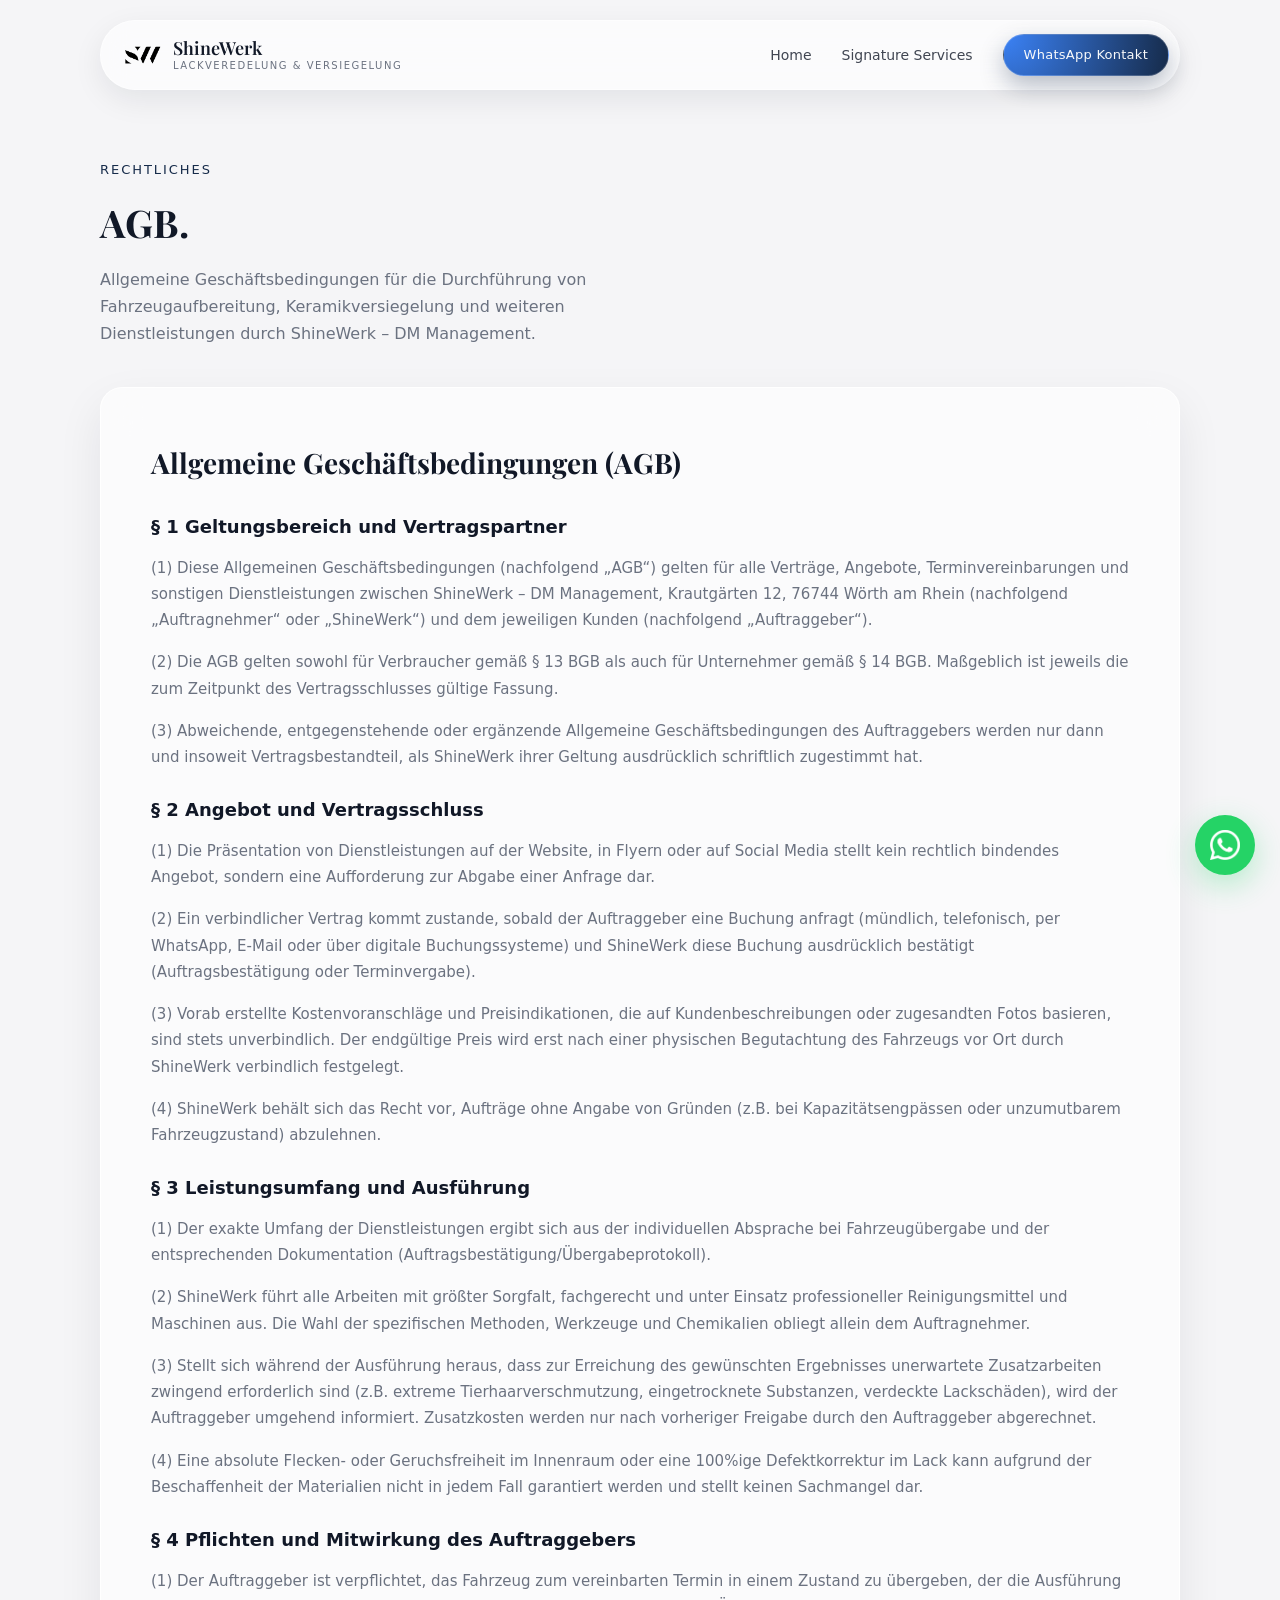
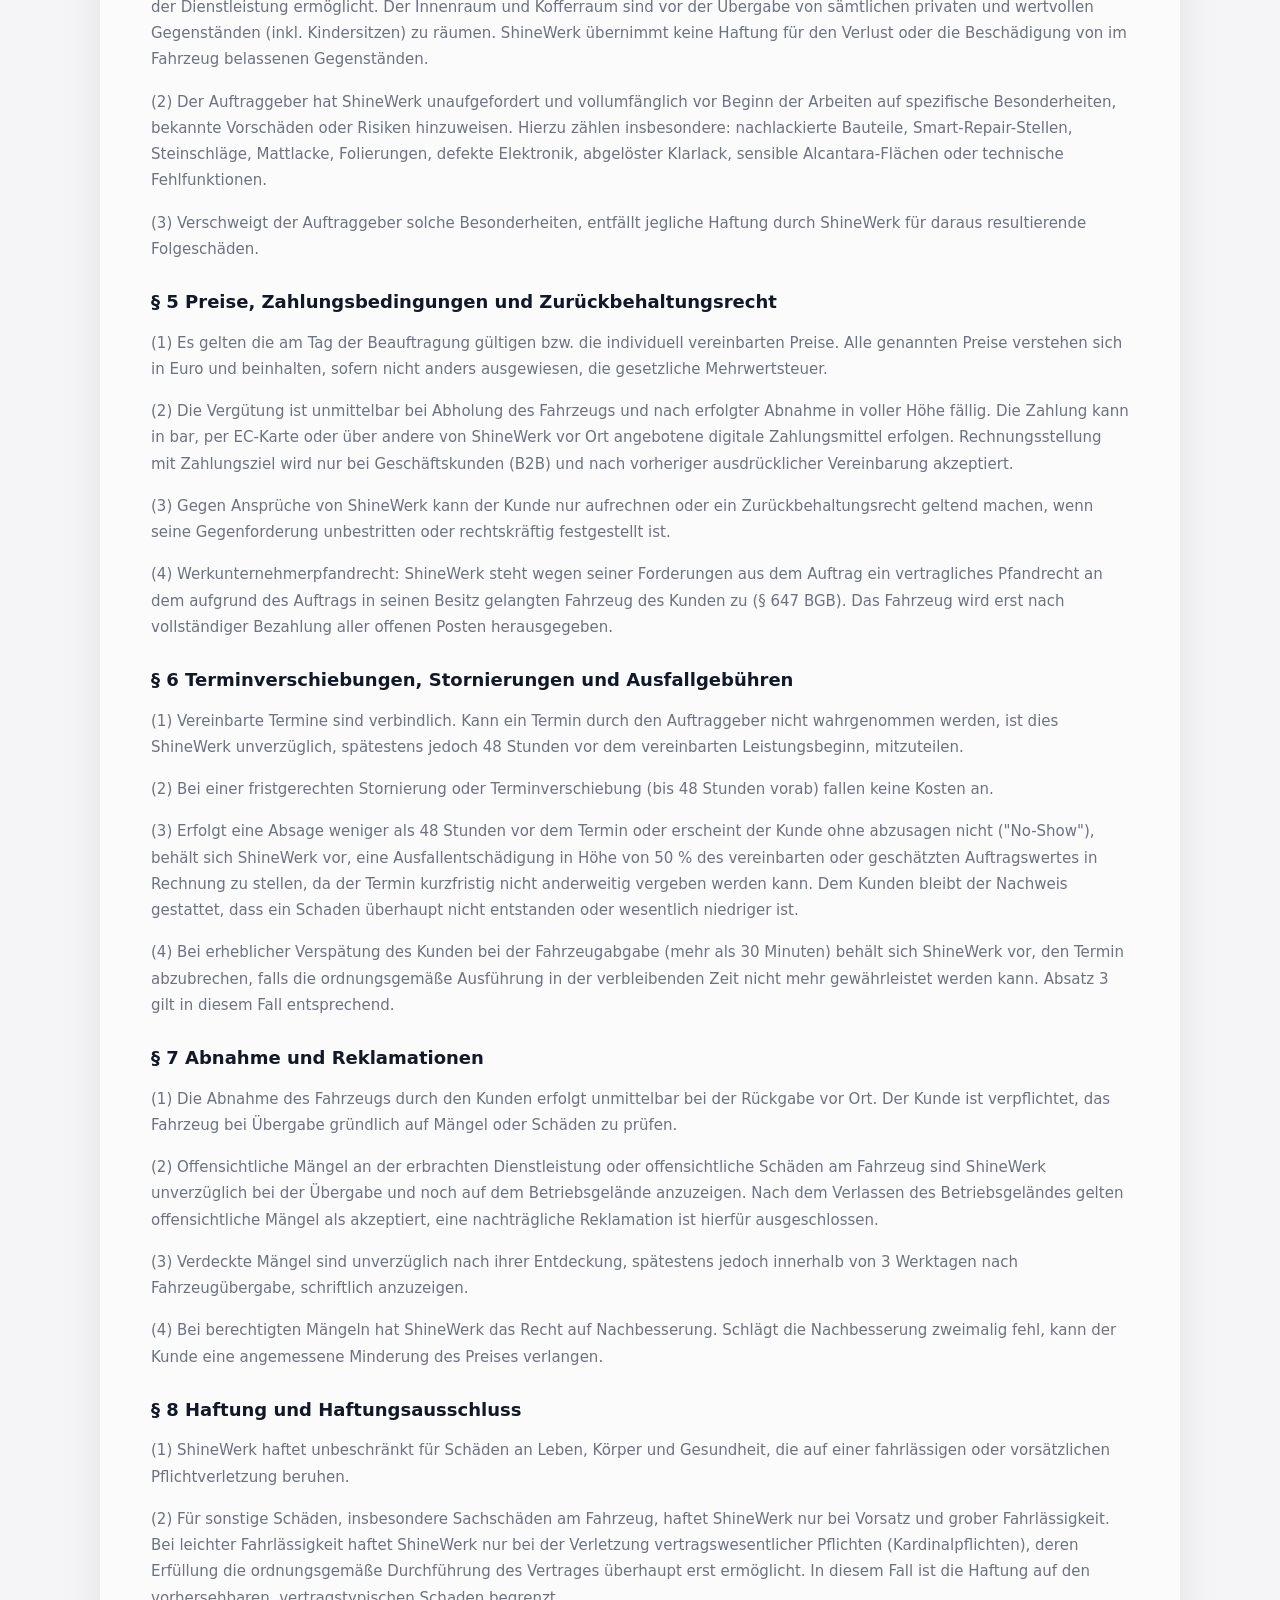
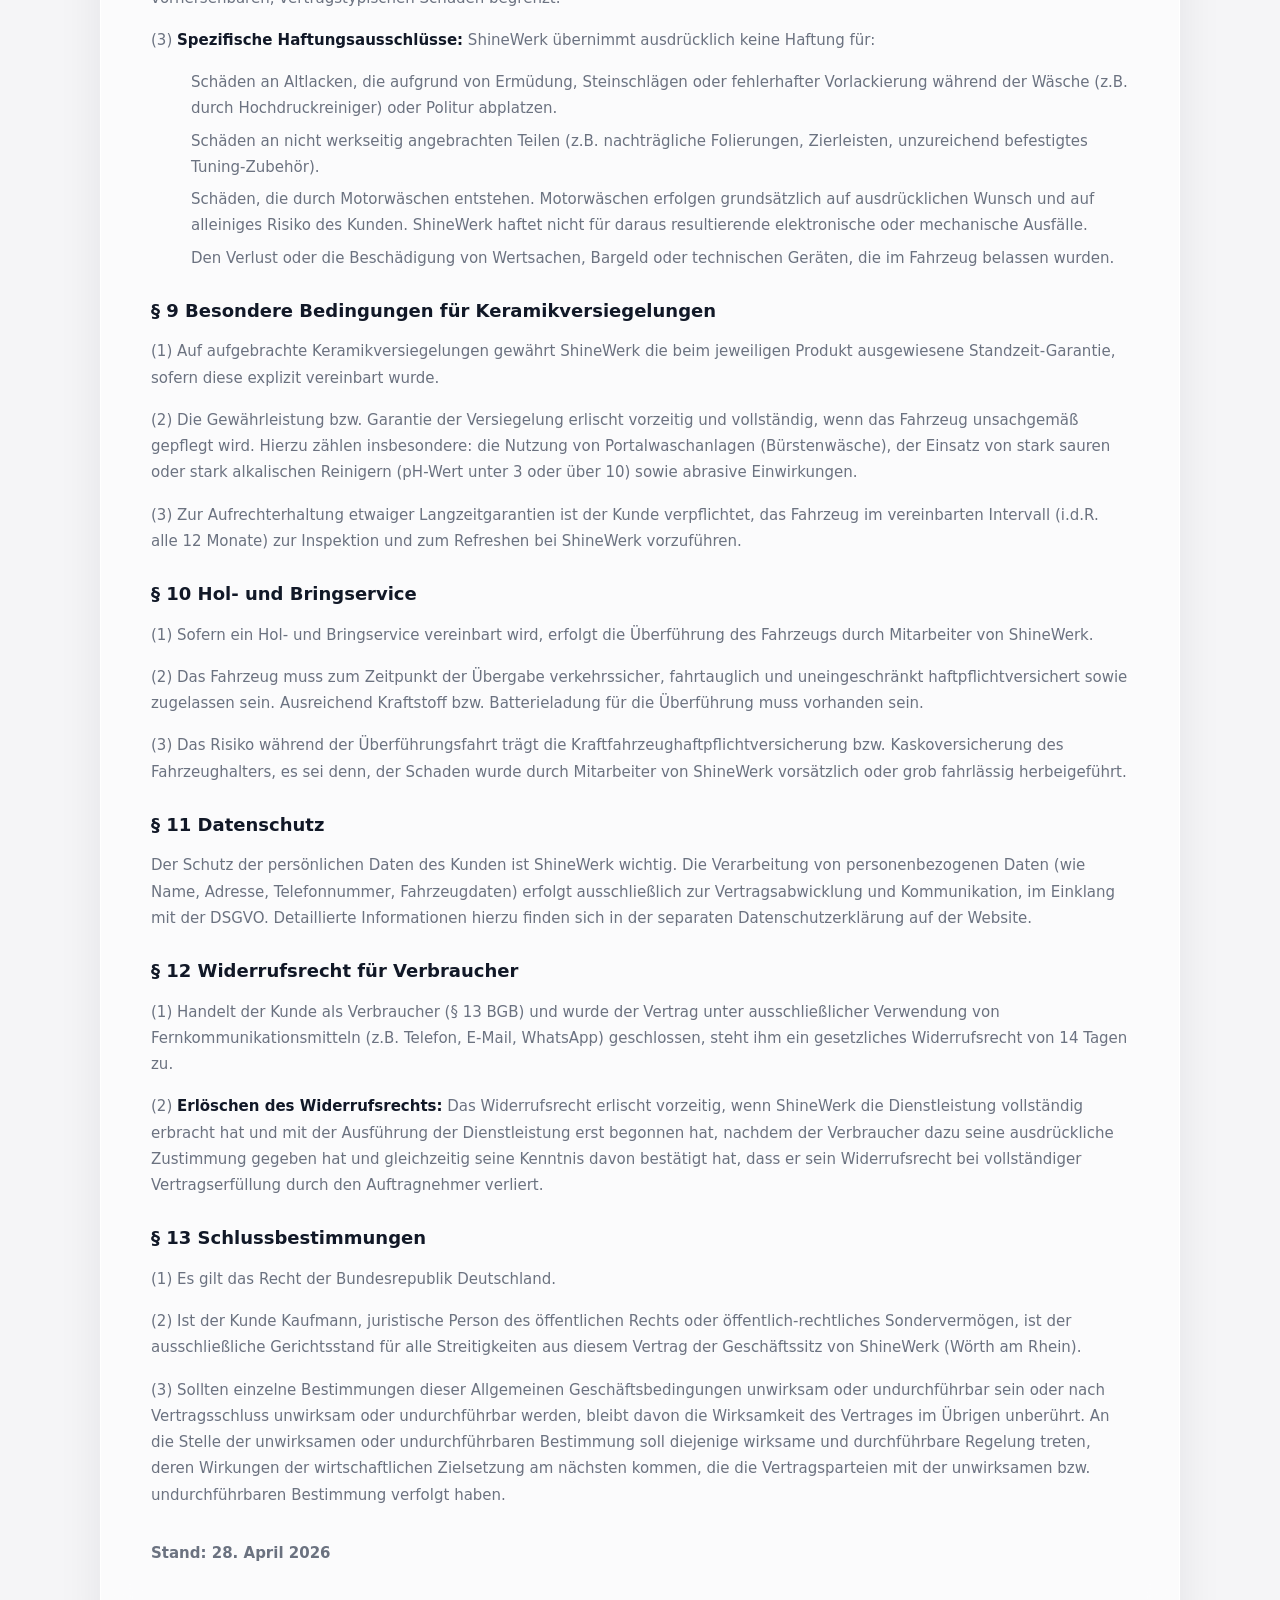
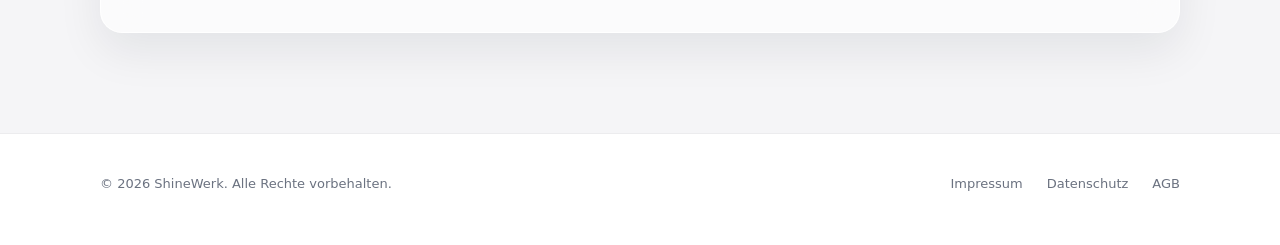
<file: rechtliches/agb.html>
<!DOCTYPE html>
<html lang="de">
<head>
  <meta charset="UTF-8">
  <meta name="viewport" content="width=device-width, initial-scale=1.0">
  <title>Allgemeine Geschäftsbedingungen – ShineWerk Fahrzeugpflege</title>
  <meta name="description" content="AGB von ShineWerk – DM Management. Bedingungen für Fahrzeugaufbereitung, Keramikversiegelung und Serviceleistungen in Wörth am Rhein.">
  <link rel="preconnect" href="https://fonts.googleapis.com">
  <link rel="preconnect" href="https://fonts.gstatic.com" crossorigin>
  <link href="https://fonts.googleapis.com/css2?family=Playfair+Display:wght@500;600;700&display=swap" rel="stylesheet">
  <link rel="stylesheet" href="/css/styles.css">
  <link rel="icon" href="/favicon.svg" type="image/svg+xml">
<link rel="alternate icon" href="/favicon.ico">
<link rel="apple-touch-icon" href="/apple-touch-icon.png">
<link rel="manifest" href="/site.webmanifest">
</head>
<body>
<div class="page">
  <header class="site-header">
    <div class="container">
      <div class="nav-wrapper">
        <a href="/" class="logo">
          <img src="/img/logo.png" alt="ShineWerk Logo" class="logo-img">
          <div class="logo-text">
            <span class="logo-main">ShineWerk</span>
            <span class="logo-sub">Lackveredelung & Versiegelung</span>
          </div>
        </a>
        <nav class="nav-links" id="nav-links">
          <a href="/">Home</a>
          <a href="/signature-services">Signature Services</a>
          <a href="https://wa.me/4915562648989" class="btn btn-primary" target="_blank" rel="noopener">
            WhatsApp Kontakt
          </a>
        </nav>
        <button class="nav-toggle" id="nav-toggle" aria-label="Menü umschalten">
          <span class="burger-line"></span>
          <span class="burger-line"></span>
          <span class="burger-line"></span>
        </button>
      </div>
    </div>
  </header>

  <main>
    <section class="legal-section">
      <div class="container">
        <div class="section-header">
          <div>
            <div class="section-eyebrow">Rechtliches</div>
            <h1 class="section-title">AGB.</h1>
          </div>
          <p class="section-description">
            Allgemeine Geschäftsbedingungen für die Durchführung von Fahrzeugaufbereitung, Keramikversiegelung
            und weiteren Dienstleistungen durch ShineWerk – DM Management.
          </p>
        </div>

        <article class="legal-card">
          <h2>Allgemeine Geschäftsbedingungen (AGB)</h2>

          <h3>§ 1 Geltungsbereich und Vertragspartner</h3>
          <p>
            (1) Diese Allgemeinen Geschäftsbedingungen (nachfolgend „AGB“) gelten für alle Verträge, Angebote, Terminvereinbarungen und sonstigen Dienstleistungen zwischen ShineWerk – DM Management, Krautgärten 12, 76744 Wörth am Rhein (nachfolgend „Auftragnehmer“ oder „ShineWerk“) und dem jeweiligen Kunden (nachfolgend „Auftraggeber“).
          </p>
          <p>
            (2) Die AGB gelten sowohl für Verbraucher gemäß § 13 BGB als auch für Unternehmer gemäß § 14 BGB. Maßgeblich ist jeweils die zum Zeitpunkt des Vertragsschlusses gültige Fassung.
          </p>
          <p>
            (3) Abweichende, entgegenstehende oder ergänzende Allgemeine Geschäftsbedingungen des Auftraggebers werden nur dann und insoweit Vertragsbestandteil, als ShineWerk ihrer Geltung ausdrücklich schriftlich zugestimmt hat.
          </p>

          <h3>§ 2 Angebot und Vertragsschluss</h3>
          <p>
            (1) Die Präsentation von Dienstleistungen auf der Website, in Flyern oder auf Social Media stellt kein rechtlich bindendes Angebot, sondern eine Aufforderung zur Abgabe einer Anfrage dar.
          </p>
          <p>
            (2) Ein verbindlicher Vertrag kommt zustande, sobald der Auftraggeber eine Buchung anfragt (mündlich, telefonisch, per WhatsApp, E-Mail oder über digitale Buchungssysteme) und ShineWerk diese Buchung ausdrücklich bestätigt (Auftragsbestätigung oder Terminvergabe).
          </p>
          <p>
            (3) Vorab erstellte Kostenvoranschläge und Preisindikationen, die auf Kundenbeschreibungen oder zugesandten Fotos basieren, sind stets unverbindlich. Der endgültige Preis wird erst nach einer physischen Begutachtung des Fahrzeugs vor Ort durch ShineWerk verbindlich festgelegt.
          </p>
          <p>
            (4) ShineWerk behält sich das Recht vor, Aufträge ohne Angabe von Gründen (z.B. bei Kapazitätsengpässen oder unzumutbarem Fahrzeugzustand) abzulehnen.
          </p>

          <h3>§ 3 Leistungsumfang und Ausführung</h3>
          <p>
            (1) Der exakte Umfang der Dienstleistungen ergibt sich aus der individuellen Absprache bei Fahrzeugübergabe und der entsprechenden Dokumentation (Auftragsbestätigung/Übergabeprotokoll).
          </p>
          <p>
            (2) ShineWerk führt alle Arbeiten mit größter Sorgfalt, fachgerecht und unter Einsatz professioneller Reinigungsmittel und Maschinen aus. Die Wahl der spezifischen Methoden, Werkzeuge und Chemikalien obliegt allein dem Auftragnehmer.
          </p>
          <p>
            (3) Stellt sich während der Ausführung heraus, dass zur Erreichung des gewünschten Ergebnisses unerwartete Zusatzarbeiten zwingend erforderlich sind (z.B. extreme Tierhaarverschmutzung, eingetrocknete Substanzen, verdeckte Lackschäden), wird der Auftraggeber umgehend informiert. Zusatzkosten werden nur nach vorheriger Freigabe durch den Auftraggeber abgerechnet.
          </p>
          <p>
            (4) Eine absolute Flecken- oder Geruchsfreiheit im Innenraum oder eine 100%ige Defektkorrektur im Lack kann aufgrund der Beschaffenheit der Materialien nicht in jedem Fall garantiert werden und stellt keinen Sachmangel dar.
          </p>

          <h3>§ 4 Pflichten und Mitwirkung des Auftraggebers</h3>
          <p>
            (1) Der Auftraggeber ist verpflichtet, das Fahrzeug zum vereinbarten Termin in einem Zustand zu übergeben, der die Ausführung der Dienstleistung ermöglicht. Der Innenraum und Kofferraum sind vor der Übergabe von sämtlichen privaten und wertvollen Gegenständen (inkl. Kindersitzen) zu räumen. ShineWerk übernimmt keine Haftung für den Verlust oder die Beschädigung von im Fahrzeug belassenen Gegenständen.
          </p>
          <p>
            (2) Der Auftraggeber hat ShineWerk unaufgefordert und vollumfänglich vor Beginn der Arbeiten auf spezifische Besonderheiten, bekannte Vorschäden oder Risiken hinzuweisen. Hierzu zählen insbesondere: nachlackierte Bauteile, Smart-Repair-Stellen, Steinschläge, Mattlacke, Folierungen, defekte Elektronik, abgelöster Klarlack, sensible Alcantara-Flächen oder technische Fehlfunktionen.
          </p>
          <p>
            (3) Verschweigt der Auftraggeber solche Besonderheiten, entfällt jegliche Haftung durch ShineWerk für daraus resultierende Folgeschäden.
          </p>

          <h3>§ 5 Preise, Zahlungsbedingungen und Zurückbehaltungsrecht</h3>
          <p>
            (1) Es gelten die am Tag der Beauftragung gültigen bzw. die individuell vereinbarten Preise. Alle genannten Preise verstehen sich in Euro und beinhalten, sofern nicht anders ausgewiesen, die gesetzliche Mehrwertsteuer.
          </p>
          <p>
            (2) Die Vergütung ist unmittelbar bei Abholung des Fahrzeugs und nach erfolgter Abnahme in voller Höhe fällig. Die Zahlung kann in bar, per EC-Karte oder über andere von ShineWerk vor Ort angebotene digitale Zahlungsmittel erfolgen. Rechnungsstellung mit Zahlungsziel wird nur bei Geschäftskunden (B2B) und nach vorheriger ausdrücklicher Vereinbarung akzeptiert.
          </p>
          <p>
            (3) Gegen Ansprüche von ShineWerk kann der Kunde nur aufrechnen oder ein Zurückbehaltungsrecht geltend machen, wenn seine Gegenforderung unbestritten oder rechtskräftig festgestellt ist.
          </p>
          <p>
            (4) Werkunternehmerpfandrecht: ShineWerk steht wegen seiner Forderungen aus dem Auftrag ein vertragliches Pfandrecht an dem aufgrund des Auftrags in seinen Besitz gelangten Fahrzeug des Kunden zu (§ 647 BGB). Das Fahrzeug wird erst nach vollständiger Bezahlung aller offenen Posten herausgegeben.
          </p>

          <h3>§ 6 Terminverschiebungen, Stornierungen und Ausfallgebühren</h3>
          <p>
            (1) Vereinbarte Termine sind verbindlich. Kann ein Termin durch den Auftraggeber nicht wahrgenommen werden, ist dies ShineWerk unverzüglich, spätestens jedoch 48 Stunden vor dem vereinbarten Leistungsbeginn, mitzuteilen.
          </p>
          <p>
            (2) Bei einer fristgerechten Stornierung oder Terminverschiebung (bis 48 Stunden vorab) fallen keine Kosten an.
          </p>
          <p>
            (3) Erfolgt eine Absage weniger als 48 Stunden vor dem Termin oder erscheint der Kunde ohne abzusagen nicht ("No-Show"), behält sich ShineWerk vor, eine Ausfallentschädigung in Höhe von 50 % des vereinbarten oder geschätzten Auftragswertes in Rechnung zu stellen, da der Termin kurzfristig nicht anderweitig vergeben werden kann. Dem Kunden bleibt der Nachweis gestattet, dass ein Schaden überhaupt nicht entstanden oder wesentlich niedriger ist.
          </p>
          <p>
            (4) Bei erheblicher Verspätung des Kunden bei der Fahrzeugabgabe (mehr als 30 Minuten) behält sich ShineWerk vor, den Termin abzubrechen, falls die ordnungsgemäße Ausführung in der verbleibenden Zeit nicht mehr gewährleistet werden kann. Absatz 3 gilt in diesem Fall entsprechend.
          </p>

          <h3>§ 7 Abnahme und Reklamationen</h3>
          <p>
            (1) Die Abnahme des Fahrzeugs durch den Kunden erfolgt unmittelbar bei der Rückgabe vor Ort. Der Kunde ist verpflichtet, das Fahrzeug bei Übergabe gründlich auf Mängel oder Schäden zu prüfen.
          </p>
          <p>
            (2) Offensichtliche Mängel an der erbrachten Dienstleistung oder offensichtliche Schäden am Fahrzeug sind ShineWerk unverzüglich bei der Übergabe und noch auf dem Betriebsgelände anzuzeigen. Nach dem Verlassen des Betriebsgeländes gelten offensichtliche Mängel als akzeptiert, eine nachträgliche Reklamation ist hierfür ausgeschlossen.
          </p>
          <p>
            (3) Verdeckte Mängel sind unverzüglich nach ihrer Entdeckung, spätestens jedoch innerhalb von 3 Werktagen nach Fahrzeugübergabe, schriftlich anzuzeigen.
          </p>
          <p>
            (4) Bei berechtigten Mängeln hat ShineWerk das Recht auf Nachbesserung. Schlägt die Nachbesserung zweimalig fehl, kann der Kunde eine angemessene Minderung des Preises verlangen.
          </p>

          <h3>§ 8 Haftung und Haftungsausschluss</h3>
          <p>
            (1) ShineWerk haftet unbeschränkt für Schäden an Leben, Körper und Gesundheit, die auf einer fahrlässigen oder vorsätzlichen Pflichtverletzung beruhen. 
          </p>
          <p>
            (2) Für sonstige Schäden, insbesondere Sachschäden am Fahrzeug, haftet ShineWerk nur bei Vorsatz und grober Fahrlässigkeit. Bei leichter Fahrlässigkeit haftet ShineWerk nur bei der Verletzung vertragswesentlicher Pflichten (Kardinalpflichten), deren Erfüllung die ordnungsgemäße Durchführung des Vertrages überhaupt erst ermöglicht. In diesem Fall ist die Haftung auf den vorhersehbaren, vertragstypischen Schaden begrenzt.
          </p>
          <p>
            (3) <strong>Spezifische Haftungsausschlüsse:</strong> ShineWerk übernimmt ausdrücklich keine Haftung für:
          </p>
          <ul style="margin-left: 20px; margin-bottom: 16px; color: var(--text-soft);">
            <li>Schäden an Altlacken, die aufgrund von Ermüdung, Steinschlägen oder fehlerhafter Vorlackierung während der Wäsche (z.B. durch Hochdruckreiniger) oder Politur abplatzen.</li>
            <li>Schäden an nicht werkseitig angebrachten Teilen (z.B. nachträgliche Folierungen, Zierleisten, unzureichend befestigtes Tuning-Zubehör).</li>
            <li>Schäden, die durch Motorwäschen entstehen. Motorwäschen erfolgen grundsätzlich auf ausdrücklichen Wunsch und auf alleiniges Risiko des Kunden. ShineWerk haftet nicht für daraus resultierende elektronische oder mechanische Ausfälle.</li>
            <li>Den Verlust oder die Beschädigung von Wertsachen, Bargeld oder technischen Geräten, die im Fahrzeug belassen wurden.</li>
          </ul>

          <h3>§ 9 Besondere Bedingungen für Keramikversiegelungen</h3>
          <p>
            (1) Auf aufgebrachte Keramikversiegelungen gewährt ShineWerk die beim jeweiligen Produkt ausgewiesene Standzeit-Garantie, sofern diese explizit vereinbart wurde.
          </p>
          <p>
            (2) Die Gewährleistung bzw. Garantie der Versiegelung erlischt vorzeitig und vollständig, wenn das Fahrzeug unsachgemäß gepflegt wird. Hierzu zählen insbesondere: die Nutzung von Portalwaschanlagen (Bürstenwäsche), der Einsatz von stark sauren oder stark alkalischen Reinigern (pH-Wert unter 3 oder über 10) sowie abrasive Einwirkungen.
          </p>
          <p>
            (3) Zur Aufrechterhaltung etwaiger Langzeitgarantien ist der Kunde verpflichtet, das Fahrzeug im vereinbarten Intervall (i.d.R. alle 12 Monate) zur Inspektion und zum Refreshen bei ShineWerk vorzuführen.
          </p>

          <h3>§ 10 Hol- und Bringservice</h3>
          <p>
            (1) Sofern ein Hol- und Bringservice vereinbart wird, erfolgt die Überführung des Fahrzeugs durch Mitarbeiter von ShineWerk.
          </p>
          <p>
            (2) Das Fahrzeug muss zum Zeitpunkt der Übergabe verkehrssicher, fahrtauglich und uneingeschränkt haftpflichtversichert sowie zugelassen sein. Ausreichend Kraftstoff bzw. Batterieladung für die Überführung muss vorhanden sein.
          </p>
          <p>
            (3) Das Risiko während der Überführungsfahrt trägt die Kraftfahrzeughaftpflichtversicherung bzw. Kaskoversicherung des Fahrzeughalters, es sei denn, der Schaden wurde durch Mitarbeiter von ShineWerk vorsätzlich oder grob fahrlässig herbeigeführt.
          </p>

          <h3>§ 11 Datenschutz</h3>
          <p>
            Der Schutz der persönlichen Daten des Kunden ist ShineWerk wichtig. Die Verarbeitung von personenbezogenen Daten (wie Name, Adresse, Telefonnummer, Fahrzeugdaten) erfolgt ausschließlich zur Vertragsabwicklung und Kommunikation, im Einklang mit der DSGVO. Detaillierte Informationen hierzu finden sich in der separaten Datenschutzerklärung auf der Website.
          </p>

          <h3>§ 12 Widerrufsrecht für Verbraucher</h3>
          <p>
            (1) Handelt der Kunde als Verbraucher (§ 13 BGB) und wurde der Vertrag unter ausschließlicher Verwendung von Fernkommunikationsmitteln (z.B. Telefon, E-Mail, WhatsApp) geschlossen, steht ihm ein gesetzliches Widerrufsrecht von 14 Tagen zu.
          </p>
          <p>
            (2) <strong>Erlöschen des Widerrufsrechts:</strong> Das Widerrufsrecht erlischt vorzeitig, wenn ShineWerk die Dienstleistung vollständig erbracht hat und mit der Ausführung der Dienstleistung erst begonnen hat, nachdem der Verbraucher dazu seine ausdrückliche Zustimmung gegeben hat und gleichzeitig seine Kenntnis davon bestätigt hat, dass er sein Widerrufsrecht bei vollständiger Vertragserfüllung durch den Auftragnehmer verliert.
          </p>

          <h3>§ 13 Schlussbestimmungen</h3>
          <p>
            (1) Es gilt das Recht der Bundesrepublik Deutschland.
          </p>
          <p>
            (2) Ist der Kunde Kaufmann, juristische Person des öffentlichen Rechts oder öffentlich-rechtliches Sondervermögen, ist der ausschließliche Gerichtsstand für alle Streitigkeiten aus diesem Vertrag der Geschäftssitz von ShineWerk (Wörth am Rhein).
          </p>
          <p>
            (3) Sollten einzelne Bestimmungen dieser Allgemeinen Geschäftsbedingungen unwirksam oder undurchführbar sein oder nach Vertragsschluss unwirksam oder undurchführbar werden, bleibt davon die Wirksamkeit des Vertrages im Übrigen unberührt. An die Stelle der unwirksamen oder undurchführbaren Bestimmung soll diejenige wirksame und durchführbare Regelung treten, deren Wirkungen der wirtschaftlichen Zielsetzung am nächsten kommen, die die Vertragsparteien mit der unwirksamen bzw. undurchführbaren Bestimmung verfolgt haben.
          </p>
          <p style="margin-top: 32px; font-weight: bold;">
            Stand: 28. April 2026
          </p>
        </article>
      </div>
    </section>
  </main>

  <footer class="site-footer">
    <div class="container footer-inner">
      <div>© <span id="year"></span> ShineWerk. Alle Rechte vorbehalten.</div>
      <nav class="footer-nav">
        <a href="/rechtliches/impressum.html">Impressum</a>
        <a href="/rechtliches/datenschutz.html">Datenschutz</a>
        <a href="/rechtliches/agb.html">AGB</a>
      </nav>
    </div>
  </footer>
</div>

<div class="whatsapp-fab">
  <a href="https://wa.me/4915562648989" target="_blank" rel="noopener" aria-label="WhatsApp Chat">
    <div class="whatsapp-icon-fab">
      <img src="/img/wa.png" alt="WhatsApp">
    </div>
  </a>
</div>

<style>
  .legal-section {
    padding: 160px 0 100px;
    background-color: var(--bg);
  }
  .section-header {
    margin-bottom: 40px;
  }
  .section-title {
    font-family: "Playfair Display", serif;
    font-size: 38px;
    color: var(--text-main);
    margin-bottom: 12px;
  }
  .section-description {
    font-size: 16px;
    color: var(--text-soft);
    max-width: 600px;
    line-height: 1.7;
  }
  .section-eyebrow {
    font-size: 13px;
    text-transform: uppercase;
    letter-spacing: 0.15em;
    color: var(--accent-blue);
    margin-bottom: 12px;
    font-weight: 500;
  }
  .legal-card {
    border-radius: var(--radius-lg);
    background: rgba(255, 255, 255, 0.6);
    backdrop-filter: blur(20px);
    -webkit-backdrop-filter: blur(20px);
    border: 1px solid rgba(255, 255, 255, 0.8);
    box-shadow: 0 18px 45px rgba(15, 23, 42, 0.08);
    padding: 50px;
    font-size: 15px;
    line-height: 1.75;
    color: var(--text-soft);
  }
  .legal-card h2 {
    font-family: "Playfair Display", serif;
    font-size: 28px;
    margin: 0 0 24px;
    color: var(--text-main);
  }
  .legal-card h3 {
    font-weight: 600;
    margin: 24px 0 12px;
    font-size: 18px;
    color: var(--text-main);
  }
  .legal-card p {
    margin: 8px 0 16px;
  }
  .legal-card strong {
    color: var(--text-main);
  }
  .legal-card ul {
    padding-left: 20px;
    margin: 8px 0 16px;
  }
  .legal-card li {
    margin: 6px 0;
  }
  .whatsapp-fab {
    position: fixed;
    right: 25px;
    bottom: 25px;
    z-index: 900;
  }
  .whatsapp-icon-fab {
    width: 60px;
    height: 60px;
    background: #25d366;
    border-radius: 50%;
    display: flex;
    align-items: center;
    justify-content: center;
    box-shadow: 0 10px 30px rgba(37, 211, 102, 0.3);
    transition: transform 0.3s ease, box-shadow 0.3s ease;
  }
  .whatsapp-icon-fab:hover {
    transform: scale(1.05) translateY(-3px);
    box-shadow: 0 15px 35px rgba(37, 211, 102, 0.45);
  }
  .whatsapp-icon-fab img {
    width: 30px;
    height: 30px;
  }
  @media (max-width: 720px) {
    .legal-section { padding: 140px 0 80px; }
    .legal-card { padding: 30px 24px; }
    .section-title { font-size: 32px; }
  }
</style>

<script>
  document.addEventListener("DOMContentLoaded", () => {
    const yearEl = document.getElementById("year");
    if (yearEl) yearEl.textContent = new Date().getFullYear();

    const header = document.querySelector(".site-header");
    const toggle = document.getElementById("nav-toggle");
    if (toggle && header) {
      toggle.addEventListener("click", () => {
        header.classList.toggle("is-open");
        document.body.style.overflow = header.classList.contains("is-open") ? "hidden" : "";
      });
      
      const navLinks = document.querySelectorAll(".nav-links a");
      navLinks.forEach(link => {
        link.addEventListener("click", () => {
          header.classList.remove("is-open");
          document.body.style.overflow = "";
        });
      });
    }
  });
</script>
</body>
</html>
</file>
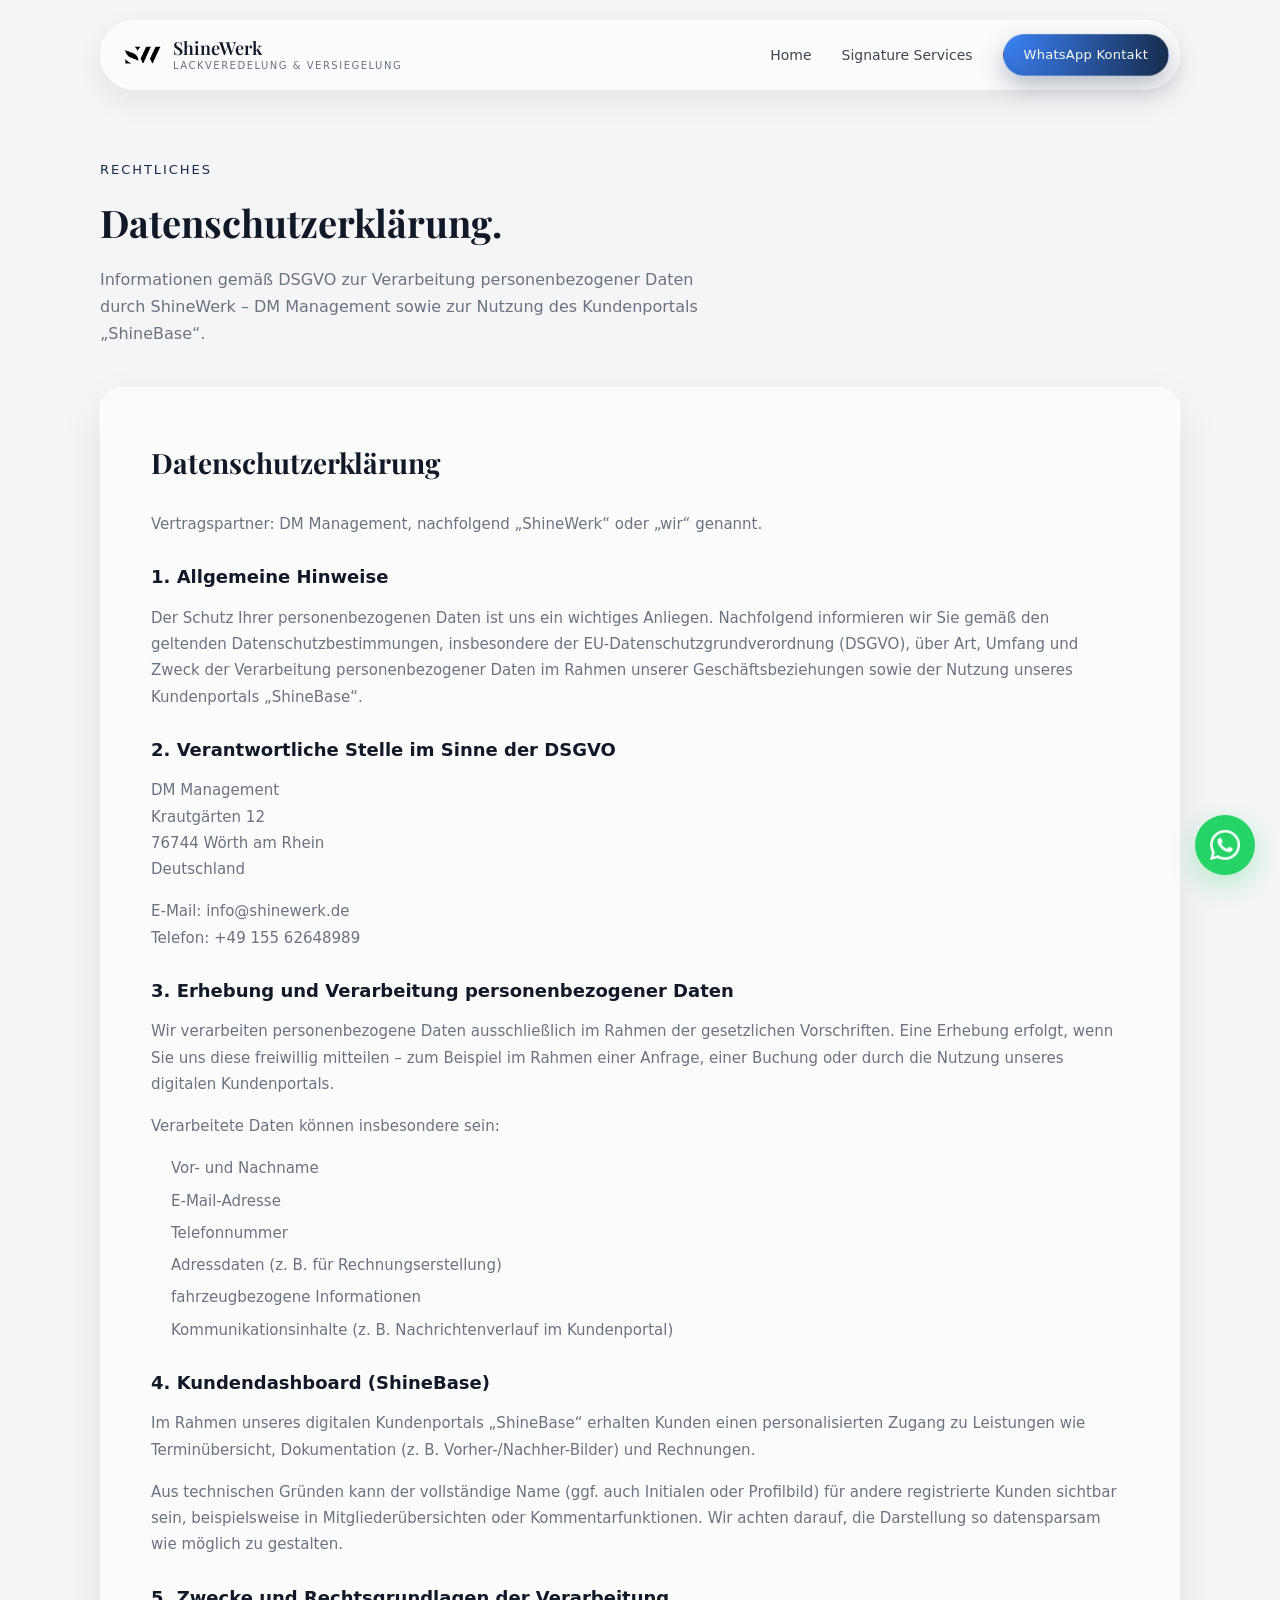
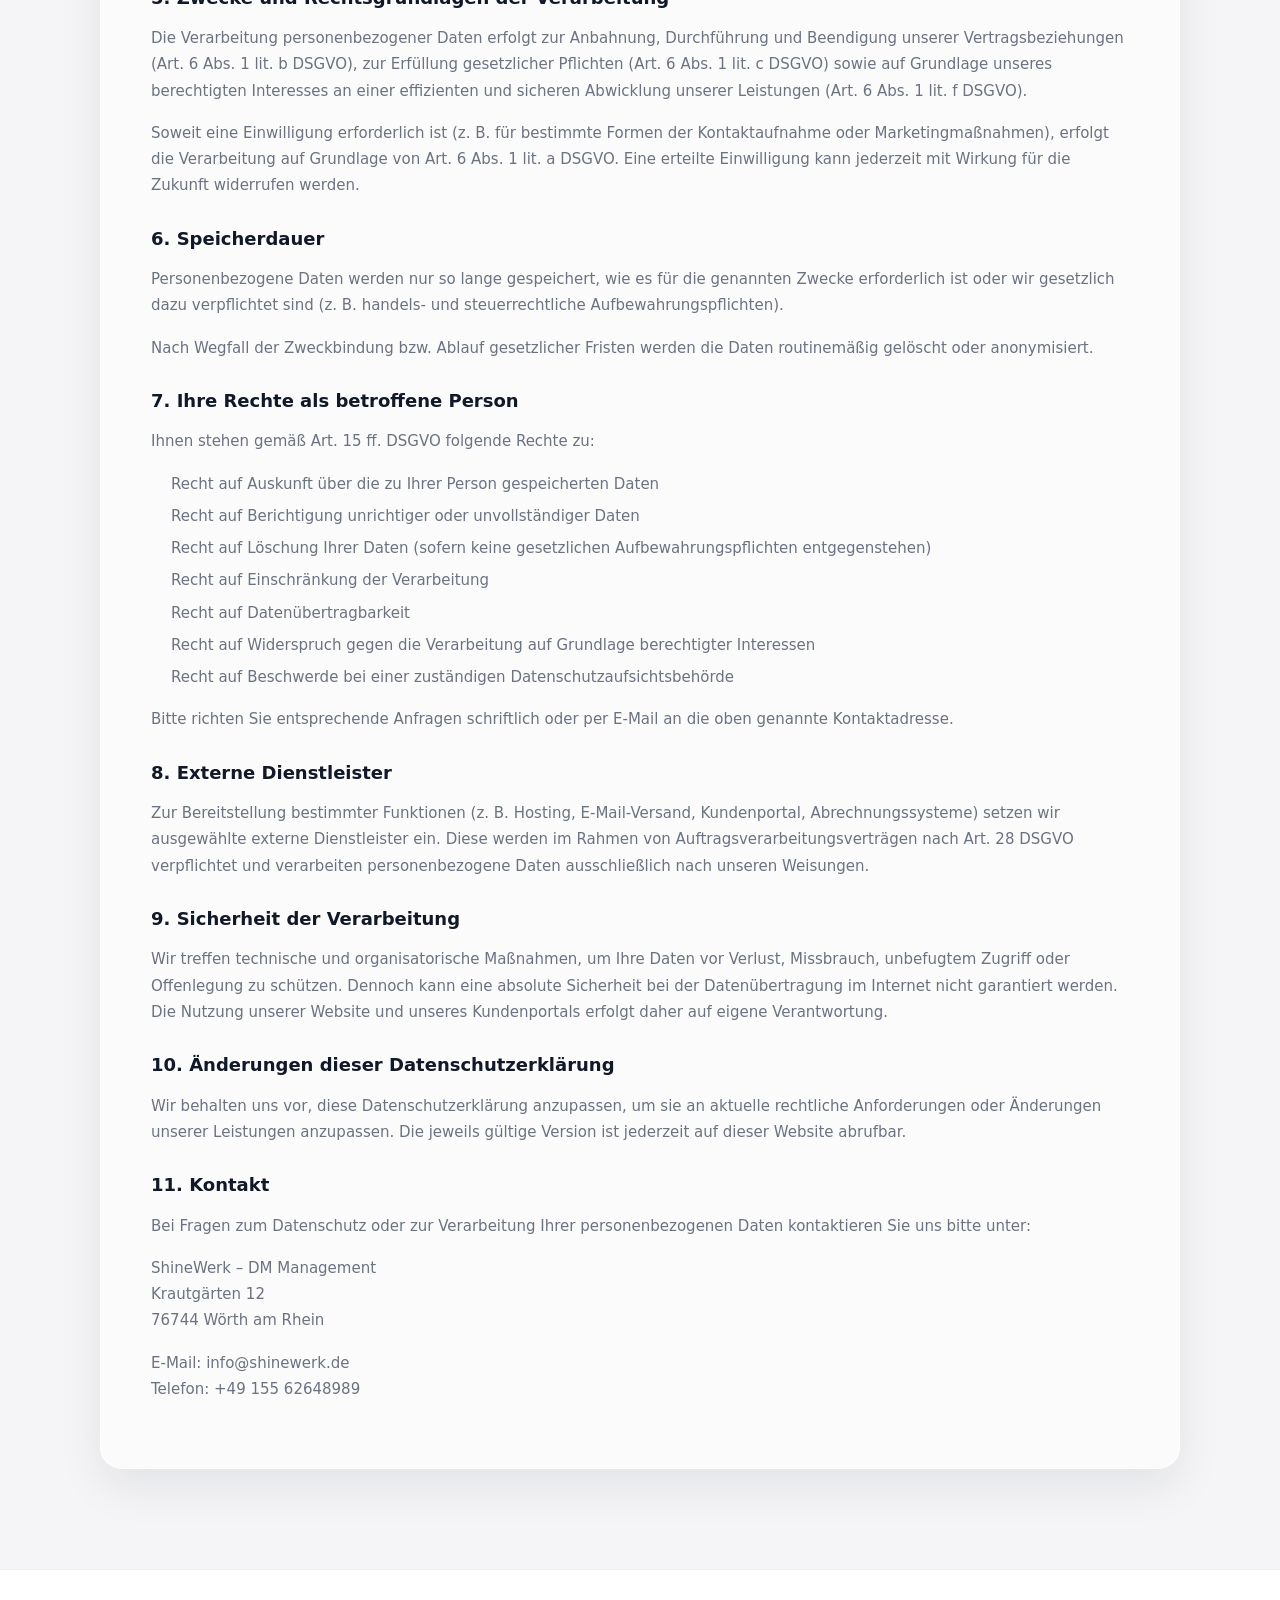
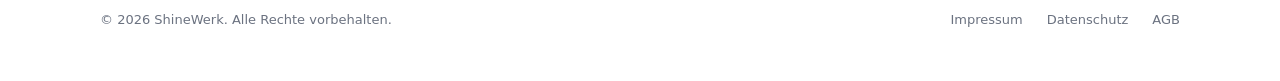
<file: rechtliches/datenschutz.html>
<!DOCTYPE html>
<html lang="de">
<head>
  <meta charset="UTF-8">
  <meta name="viewport" content="width=device-width, initial-scale=1.0">
  <title>Datenschutzerklärung – ShineWerk Fahrzeugpflege</title>
  <meta name="description" content="Datenschutzerklärung von ShineWerk – DM Management zur Verarbeitung personenbezogener Daten und Nutzung des Kundenportals.">
  <link rel="preconnect" href="https://fonts.googleapis.com">
  <link rel="preconnect" href="https://fonts.gstatic.com" crossorigin>
  <link href="https://fonts.googleapis.com/css2?family=Playfair+Display:wght@500;600;700&display=swap" rel="stylesheet">
  <link rel="stylesheet" href="/css/styles.css">
  <link rel="icon" href="/favicon.svg" type="image/svg+xml">
<link rel="alternate icon" href="/favicon.ico">
<link rel="apple-touch-icon" href="/apple-touch-icon.png">
<link rel="manifest" href="/site.webmanifest">
</head>
<body>
<div class="page">
  <header class="site-header">
    <div class="container">
      <div class="nav-wrapper">
        <a href="/" class="logo">
          <img src="/img/logo.png" alt="ShineWerk Logo" class="logo-img">
          <div class="logo-text">
            <span class="logo-main">ShineWerk</span>
            <span class="logo-sub">Lackveredelung & Versiegelung</span>
          </div>
        </a>
        <nav class="nav-links" id="nav-links">
          <a href="/">Home</a>
          <a href="/signature-services">Signature Services</a>
          <a href="https://wa.me/4915562648989" class="btn btn-primary" target="_blank" rel="noopener">
            WhatsApp Kontakt
          </a>
        </nav>
        <button class="nav-toggle" id="nav-toggle" aria-label="Menü umschalten">
          <span class="burger-line"></span>
          <span class="burger-line"></span>
          <span class="burger-line"></span>
        </button>
      </div>
    </div>
  </header>

  <main>
    <section class="legal-section">
      <div class="container">
        <div class="section-header">
          <div>
            <div class="section-eyebrow">Rechtliches</div>
            <h1 class="section-title">Datenschutzerklärung.</h1>
          </div>
          <p class="section-description">
            Informationen gemäß DSGVO zur Verarbeitung personenbezogener Daten durch ShineWerk –
            DM Management sowie zur Nutzung des Kundenportals „ShineBase“.
          </p>
        </div>

        <article class="legal-card">
          <h2>Datenschutzerklärung</h2>
          <p>Vertragspartner: DM Management, nachfolgend „ShineWerk“ oder „wir“ genannt.</p>

          <h3>1. Allgemeine Hinweise</h3>
          <p>
            Der Schutz Ihrer personenbezogenen Daten ist uns ein wichtiges Anliegen. Nachfolgend
            informieren wir Sie gemäß den geltenden Datenschutzbestimmungen, insbesondere der
            EU-Datenschutzgrundverordnung (DSGVO), über Art, Umfang und Zweck der Verarbeitung
            personenbezogener Daten im Rahmen unserer Geschäftsbeziehungen sowie der Nutzung
            unseres Kundenportals „ShineBase“.
          </p>

          <h3>2. Verantwortliche Stelle im Sinne der DSGVO</h3>
          <p>
            DM Management<br>
            Krautgärten 12<br>
            76744 Wörth am Rhein<br>
            Deutschland
          </p>
          <p>
            E-Mail: info@shinewerk.de<br>
            Telefon: +49 155 62648989
          </p>

          <h3>3. Erhebung und Verarbeitung personenbezogener Daten</h3>
          <p>
            Wir verarbeiten personenbezogene Daten ausschließlich im Rahmen der gesetzlichen
            Vorschriften. Eine Erhebung erfolgt, wenn Sie uns diese freiwillig mitteilen – zum
            Beispiel im Rahmen einer Anfrage, einer Buchung oder durch die Nutzung unseres
            digitalen Kundenportals.
          </p>
          <p>Verarbeitete Daten können insbesondere sein:</p>
          <ul>
            <li>Vor- und Nachname</li>
            <li>E-Mail-Adresse</li>
            <li>Telefonnummer</li>
            <li>Adressdaten (z. B. für Rechnungserstellung)</li>
            <li>fahrzeugbezogene Informationen</li>
            <li>Kommunikationsinhalte (z. B. Nachrichtenverlauf im Kundenportal)</li>
          </ul>

          <h3>4. Kundendashboard (ShineBase)</h3>
          <p>
            Im Rahmen unseres digitalen Kundenportals „ShineBase“ erhalten Kunden einen
            personalisierten Zugang zu Leistungen wie Terminübersicht, Dokumentation
            (z. B. Vorher-/Nachher-Bilder) und Rechnungen.
          </p>
          <p>
            Aus technischen Gründen kann der vollständige Name (ggf. auch Initialen oder
            Profilbild) für andere registrierte Kunden sichtbar sein, beispielsweise in
            Mitgliederübersichten oder Kommentarfunktionen. Wir achten darauf, die Darstellung
            so datensparsam wie möglich zu gestalten.
          </p>

          <h3>5. Zwecke und Rechtsgrundlagen der Verarbeitung</h3>
          <p>
            Die Verarbeitung personenbezogener Daten erfolgt zur Anbahnung, Durchführung und
            Beendigung unserer Vertragsbeziehungen (Art. 6 Abs. 1 lit. b DSGVO), zur Erfüllung
            gesetzlicher Pflichten (Art. 6 Abs. 1 lit. c DSGVO) sowie auf Grundlage unseres
            berechtigten Interesses an einer effizienten und sicheren Abwicklung unserer
            Leistungen (Art. 6 Abs. 1 lit. f DSGVO).
          </p>
          <p>
            Soweit eine Einwilligung erforderlich ist (z. B. für bestimmte Formen der
            Kontaktaufnahme oder Marketingmaßnahmen), erfolgt die Verarbeitung auf Grundlage von
            Art. 6 Abs. 1 lit. a DSGVO. Eine erteilte Einwilligung kann jederzeit mit Wirkung
            für die Zukunft widerrufen werden.
          </p>

          <h3>6. Speicherdauer</h3>
          <p>
            Personenbezogene Daten werden nur so lange gespeichert, wie es für die genannten
            Zwecke erforderlich ist oder wir gesetzlich dazu verpflichtet sind (z. B.
            handels- und steuerrechtliche Aufbewahrungspflichten).
          </p>
          <p>
            Nach Wegfall der Zweckbindung bzw. Ablauf gesetzlicher Fristen werden die Daten
            routinemäßig gelöscht oder anonymisiert.
          </p>

          <h3>7. Ihre Rechte als betroffene Person</h3>
          <p>Ihnen stehen gemäß Art. 15 ff. DSGVO folgende Rechte zu:</p>
          <ul>
            <li>Recht auf Auskunft über die zu Ihrer Person gespeicherten Daten</li>
            <li>Recht auf Berichtigung unrichtiger oder unvollständiger Daten</li>
            <li>Recht auf Löschung Ihrer Daten (sofern keine gesetzlichen Aufbewahrungspflichten entgegenstehen)</li>
            <li>Recht auf Einschränkung der Verarbeitung</li>
            <li>Recht auf Datenübertragbarkeit</li>
            <li>Recht auf Widerspruch gegen die Verarbeitung auf Grundlage berechtigter Interessen</li>
            <li>Recht auf Beschwerde bei einer zuständigen Datenschutzaufsichtsbehörde</li>
          </ul>
          <p>
            Bitte richten Sie entsprechende Anfragen schriftlich oder per E-Mail an die oben
            genannte Kontaktadresse.
          </p>

          <h3>8. Externe Dienstleister</h3>
          <p>
            Zur Bereitstellung bestimmter Funktionen (z. B. Hosting, E-Mail-Versand,
            Kundenportal, Abrechnungssysteme) setzen wir ausgewählte externe Dienstleister ein.
            Diese werden im Rahmen von Auftragsverarbeitungsverträgen nach Art. 28 DSGVO
            verpflichtet und verarbeiten personenbezogene Daten ausschließlich nach unseren
            Weisungen.
          </p>

          <h3>9. Sicherheit der Verarbeitung</h3>
          <p>
            Wir treffen technische und organisatorische Maßnahmen, um Ihre Daten vor Verlust,
            Missbrauch, unbefugtem Zugriff oder Offenlegung zu schützen. Dennoch kann eine
            absolute Sicherheit bei der Datenübertragung im Internet nicht garantiert werden.
            Die Nutzung unserer Website und unseres Kundenportals erfolgt daher auf eigene
            Verantwortung.
          </p>

          <h3>10. Änderungen dieser Datenschutzerklärung</h3>
          <p>
            Wir behalten uns vor, diese Datenschutzerklärung anzupassen, um sie an aktuelle
            rechtliche Anforderungen oder Änderungen unserer Leistungen anzupassen. Die jeweils
            gültige Version ist jederzeit auf dieser Website abrufbar.
          </p>

          <h3>11. Kontakt</h3>
          <p>
            Bei Fragen zum Datenschutz oder zur Verarbeitung Ihrer personenbezogenen Daten
            kontaktieren Sie uns bitte unter:
          </p>
          <p>
            ShineWerk – DM Management<br>
            Krautgärten 12<br>
            76744 Wörth am Rhein
          </p>
          <p>
            E-Mail: info@shinewerk.de<br>
            Telefon: +49 155 62648989
          </p>
        </article>
      </div>
    </section>
  </main>

  <footer class="site-footer">
    <div class="container footer-inner">
      <div>© <span id="year"></span> ShineWerk. Alle Rechte vorbehalten.</div>
      <nav class="footer-nav">
        <a href="/rechtliches/impressum.html">Impressum</a>
        <a href="/rechtliches/datenschutz.html">Datenschutz</a>
        <a href="/rechtliches/agb.html">AGB</a>
      </nav>
    </div>
  </footer>
</div>

<div class="whatsapp-fab">
  <a href="https://wa.me/4915562648989" target="_blank" rel="noopener" aria-label="WhatsApp Chat">
    <div class="whatsapp-icon-fab">
      <img src="/img/wa.png" alt="WhatsApp">
    </div>
  </a>
</div>

<style>
  .legal-section {
    padding: 160px 0 100px;
    background-color: var(--bg);
  }
  .section-header {
    margin-bottom: 40px;
  }
  .section-title {
    font-family: "Playfair Display", serif;
    font-size: 38px;
    color: var(--text-main);
    margin-bottom: 12px;
  }
  .section-description {
    font-size: 16px;
    color: var(--text-soft);
    max-width: 600px;
    line-height: 1.7;
  }
  .section-eyebrow {
    font-size: 13px;
    text-transform: uppercase;
    letter-spacing: 0.15em;
    color: var(--accent-blue);
    margin-bottom: 12px;
    font-weight: 500;
  }
  .legal-card {
    border-radius: var(--radius-lg);
    background: rgba(255, 255, 255, 0.6);
    backdrop-filter: blur(20px);
    -webkit-backdrop-filter: blur(20px);
    border: 1px solid rgba(255, 255, 255, 0.8);
    box-shadow: 0 18px 45px rgba(15, 23, 42, 0.08);
    padding: 50px;
    font-size: 15px;
    line-height: 1.75;
    color: var(--text-soft);
  }
  .legal-card h2 {
    font-family: "Playfair Display", serif;
    font-size: 28px;
    margin: 0 0 24px;
    color: var(--text-main);
  }
  .legal-card h3 {
    font-weight: 600;
    margin: 24px 0 12px;
    font-size: 18px;
    color: var(--text-main);
  }
  .legal-card p {
    margin: 8px 0 16px;
  }
  .legal-card strong {
    color: var(--text-main);
  }
  .legal-card ul {
    padding-left: 20px;
    margin: 8px 0 16px;
  }
  .legal-card li {
    margin: 6px 0;
  }
  .whatsapp-fab {
    position: fixed;
    right: 25px;
    bottom: 25px;
    z-index: 900;
  }
  .whatsapp-icon-fab {
    width: 60px;
    height: 60px;
    background: #25d366;
    border-radius: 50%;
    display: flex;
    align-items: center;
    justify-content: center;
    box-shadow: 0 10px 30px rgba(37, 211, 102, 0.3);
    transition: transform 0.3s ease, box-shadow 0.3s ease;
  }
  .whatsapp-icon-fab:hover {
    transform: scale(1.05) translateY(-3px);
    box-shadow: 0 15px 35px rgba(37, 211, 102, 0.45);
  }
  .whatsapp-icon-fab img {
    width: 30px;
    height: 30px;
  }
  @media (max-width: 720px) {
    .legal-section { padding: 140px 0 80px; }
    .legal-card { padding: 30px 24px; }
    .section-title { font-size: 32px; }
  }
</style>

<script>
  document.addEventListener("DOMContentLoaded", () => {
    const yearEl = document.getElementById("year");
    if (yearEl) yearEl.textContent = new Date().getFullYear();

    const header = document.querySelector(".site-header");
    const toggle = document.getElementById("nav-toggle");
    if (toggle && header) {
      toggle.addEventListener("click", () => {
        header.classList.toggle("is-open");
        document.body.style.overflow = header.classList.contains("is-open") ? "hidden" : "";
      });
      
      const navLinks = document.querySelectorAll(".nav-links a");
      navLinks.forEach(link => {
        link.addEventListener("click", () => {
          header.classList.remove("is-open");
          document.body.style.overflow = "";
        });
      });
    }
  });
</script>
</body>
</html>
</file>
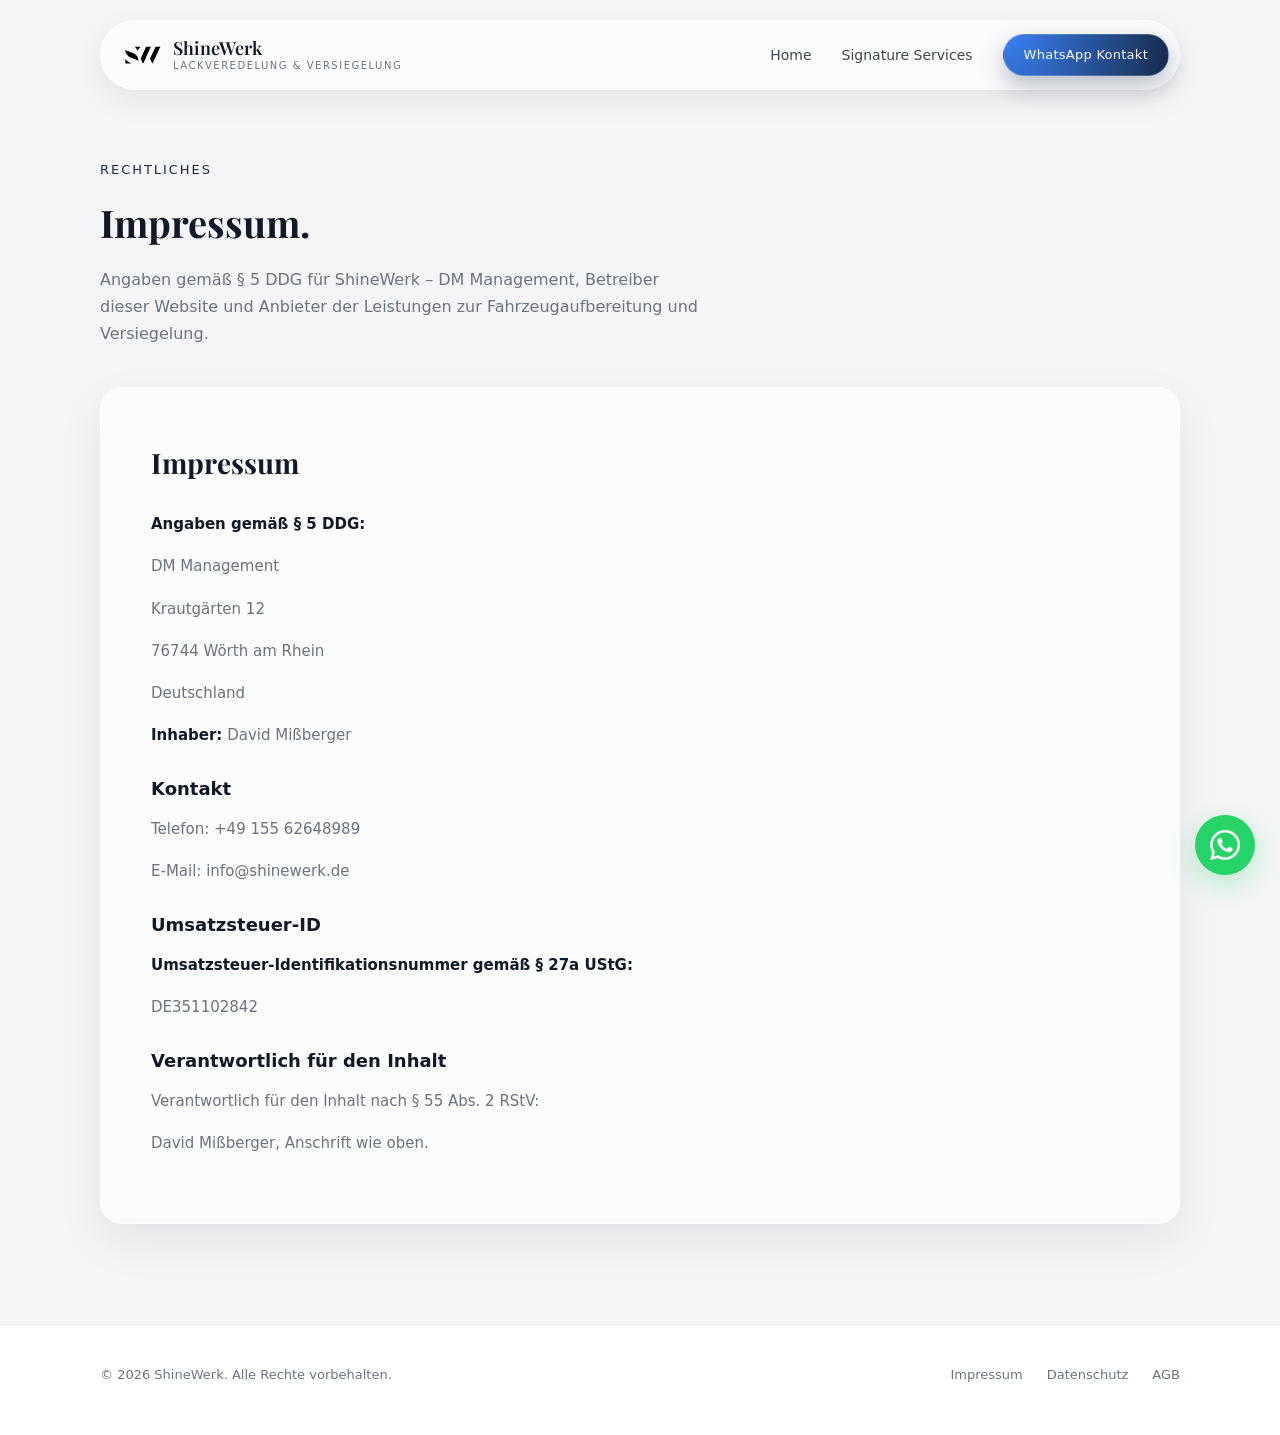
<file: rechtliches/impressum.html>
<!DOCTYPE html>
<html lang="de">
<head>
  <meta charset="UTF-8">
  <meta name="viewport" content="width=device-width, initial-scale=1.0">
  <title>Impressum – ShineWerk Fahrzeugpflege</title>
  <meta name="description" content="Impressum von ShineWerk – DM Management. Angaben gemäß § 5 DDG, Kontaktinformationen und rechtliche Hinweise.">
  <link rel="preconnect" href="https://fonts.googleapis.com">
  <link rel="preconnect" href="https://fonts.gstatic.com" crossorigin>
  <link href="https://fonts.googleapis.com/css2?family=Playfair+Display:wght@500;600;700&display=swap" rel="stylesheet">
  <link rel="stylesheet" href="/css/styles.css">
  <link rel="icon" href="/favicon.svg" type="image/svg+xml">
  <link rel="alternate icon" href="/favicon.ico">
  <link rel="apple-touch-icon" href="/apple-touch-icon.png">
  <link rel="manifest" href="/site.webmanifest">
</head>
<body>
<div class="page">
  <header class="site-header">
    <div class="container">
      <div class="nav-wrapper">
        <a href="/" class="logo">
          <img src="/img/logo.png" alt="ShineWerk Logo" class="logo-img">
          <div class="logo-text">
            <span class="logo-main">ShineWerk</span>
            <span class="logo-sub">Lackveredelung & Versiegelung</span>
          </div>
        </a>
        <nav class="nav-links" id="nav-links">
          <a href="/">Home</a>
          <a href="/signature-services">Signature Services</a>
          <a href="https://wa.me/4915562648989" class="btn btn-primary" target="_blank" rel="noopener">
            WhatsApp Kontakt
          </a>
        </nav>
        <button class="nav-toggle" id="nav-toggle" aria-label="Menü umschalten">
          <span class="burger-line"></span>
          <span class="burger-line"></span>
          <span class="burger-line"></span>
        </button>
      </div>
    </div>
  </header>

  <main>
    <section class="legal-section">
      <div class="container">
        <div class="section-header">
          <div>
            <div class="section-eyebrow">Rechtliches</div>
            <h1 class="section-title">Impressum.</h1>
          </div>
          <p class="section-description">
            Angaben gemäß § 5 DDG für ShineWerk – DM Management, Betreiber dieser Website
            und Anbieter der Leistungen zur Fahrzeugaufbereitung und Versiegelung.
          </p>
        </div>

        <article class="legal-card">
          <h2>Impressum</h2>

          <p><strong>Angaben gemäß § 5 DDG:</strong></p>
          <p>DM Management</p>
          <p>Krautgärten 12</p>
          <p>76744 Wörth am Rhein</p>
          <p>Deutschland</p>

          <p><strong>Inhaber:</strong> David Mißberger</p>

          <h3>Kontakt</h3>
          <p>Telefon: +49 155 62648989</p>
          <p>E-Mail: info@shinewerk.de</p>

          <h3>Umsatzsteuer-ID</h3>
          <p><strong>Umsatzsteuer-Identifikationsnummer gemäß § 27a UStG:</strong></p>
          <p>DE351102842</p>

          <h3>Verantwortlich für den Inhalt</h3>
          <p>Verantwortlich für den Inhalt nach § 55 Abs. 2 RStV:</p>
          <p>David Mißberger, Anschrift wie oben.</p>
        </article>
      </div>
    </section>
  </main>

  <footer class="site-footer">
    <div class="container footer-inner">
      <div>© <span id="year"></span> ShineWerk. Alle Rechte vorbehalten.</div>
      <nav class="footer-nav">
        <a href="/rechtliches/impressum.html">Impressum</a>
        <a href="/rechtliches/datenschutz.html">Datenschutz</a>
        <a href="/rechtliches/agb.html">AGB</a>
      </nav>
    </div>
  </footer>
</div>

<div class="whatsapp-fab">
  <a href="https://wa.me/4915562648989" target="_blank" rel="noopener" aria-label="WhatsApp Chat">
    <div class="whatsapp-icon-fab">
      <img src="/img/wa.png" alt="WhatsApp">
    </div>
  </a>
</div>

<style>
  .legal-section {
    padding: 160px 0 100px;
    background-color: var(--bg);
  }
  .section-header {
    margin-bottom: 40px;
  }
  .section-title {
    font-family: "Playfair Display", serif;
    font-size: 38px;
    color: var(--text-main);
    margin-bottom: 12px;
  }
  .section-description {
    font-size: 16px;
    color: var(--text-soft);
    max-width: 600px;
    line-height: 1.7;
  }
  .section-eyebrow {
    font-size: 13px;
    text-transform: uppercase;
    letter-spacing: 0.15em;
    color: var(--accent-blue);
    margin-bottom: 12px;
    font-weight: 500;
  }
  .legal-card {
    border-radius: var(--radius-lg);
    background: rgba(255, 255, 255, 0.6);
    backdrop-filter: blur(20px);
    -webkit-backdrop-filter: blur(20px);
    border: 1px solid rgba(255, 255, 255, 0.8);
    box-shadow: 0 18px 45px rgba(15, 23, 42, 0.08);
    padding: 50px;
    font-size: 15px;
    line-height: 1.75;
    color: var(--text-soft);
  }
  .legal-card h2 {
    font-family: "Playfair Display", serif;
    font-size: 28px;
    margin: 0 0 24px;
    color: var(--text-main);
  }
  .legal-card h3 {
    font-weight: 600;
    margin: 24px 0 12px;
    font-size: 18px;
    color: var(--text-main);
  }
  .legal-card p {
    margin: 8px 0 16px;
  }
  .legal-card strong {
    color: var(--text-main);
  }
  .legal-card ul {
    padding-left: 20px;
    margin: 8px 0 16px;
  }
  .legal-card li {
    margin: 6px 0;
  }
  .whatsapp-fab {
    position: fixed;
    right: 25px;
    bottom: 25px;
    z-index: 900;
  }
  .whatsapp-icon-fab {
    width: 60px;
    height: 60px;
    background: #25d366;
    border-radius: 50%;
    display: flex;
    align-items: center;
    justify-content: center;
    box-shadow: 0 10px 30px rgba(37, 211, 102, 0.3);
    transition: transform 0.3s ease, box-shadow 0.3s ease;
  }
  .whatsapp-icon-fab:hover {
    transform: scale(1.05) translateY(-3px);
    box-shadow: 0 15px 35px rgba(37, 211, 102, 0.45);
  }
  .whatsapp-icon-fab img {
    width: 30px;
    height: 30px;
  }
  @media (max-width: 720px) {
    .legal-section { padding: 140px 0 80px; }
    .legal-card { padding: 30px 24px; }
    .section-title { font-size: 32px; }
  }
</style>

<script>
  document.addEventListener("DOMContentLoaded", () => {
    const yearEl = document.getElementById("year");
    if (yearEl) yearEl.textContent = new Date().getFullYear();

    const header = document.querySelector(".site-header");
    const toggle = document.getElementById("nav-toggle");
    if (toggle && header) {
      toggle.addEventListener("click", () => {
        header.classList.toggle("is-open");
        document.body.style.overflow = header.classList.contains("is-open") ? "hidden" : "";
      });
      
      const navLinks = document.querySelectorAll(".nav-links a");
      navLinks.forEach(link => {
        link.addEventListener("click", () => {
          header.classList.remove("is-open");
          document.body.style.overflow = "";
        });
      });
    }
  });
</script>
</body>
</html>
</file>
<file: css/styles.css>
:root {
  --bg: #f5f5f7;
  --bg-elevated: #ffffff;
  --bg-soft: #e5e7eb;
  --text-main: #111827;
  --text-soft: #6b7280;
  --border-subtle: rgba(15, 23, 42, 0.08);
  
  --accent-blue: #162b4a;
  --accent-blue-soft: rgba(22, 43, 74, 0.06);
  --accent-gradient-from: #162b4a;
  --accent-gradient-to: #3b82f6;
  
  --success: #16a34a;
  
  --shadow-card: 0 18px 45px rgba(15, 23, 42, 0.12);
  --shadow-nav: 0 10px 30px rgba(15, 23, 42, 0.08);
  --radius-lg: 22px;
  --radius-pill: 999px;
  
  --nav-height: 70px;
  --container-width: 1120px;
}

* {
  box-sizing: border-box;
  margin: 0;
  padding: 0;
}

html,
body {
  scroll-behavior: smooth;
  background-color: var(--bg);
  color: var(--text-main);
  font-family: -apple-system, BlinkMacSystemFont, "SF Pro Text", system-ui, sans-serif;
  -webkit-font-smoothing: antialiased;
  line-height: 1.6;
}

img {
  max-width: 100%;
  display: block;
}

a {
  text-decoration: none;
  color: inherit;
  transition: color 0.2s ease, opacity 0.2s ease;
}

ul {
  list-style: none;
}

.container {
  width: 100%;
  max-width: var(--container-width);
  margin: 0 auto;
  padding: 0 20px;
}

.btn {
  display: inline-flex;
  align-items: center;
  justify-content: center;
  border-radius: var(--radius-pill);
  border: 1px solid transparent;
  padding: 12px 24px;
  font-size: 14px;
  font-weight: 500;
  cursor: pointer;
  transition: all 0.3s cubic-bezier(0.25, 0.46, 0.45, 0.94);
  gap: 8px;
  letter-spacing: 0.02em;
}

.btn-gray {
  background: rgba(15, 23, 42, 0.03);
  color: var(--text-main);
  border: 1px solid rgba(15, 23, 42, 0.12); 
  display: inline-flex;
  align-items: center;
  justify-content: center;
  gap: 8px;
  padding: 10px 20px;
  border-radius: var(--radius-pill);
  font-weight: 500;
  font-size: 13px;
  transition: all 0.3s ease;
  text-decoration: none;
  cursor: pointer;
}

.btn-gray:hover {
  border-color: rgba(59, 130, 246, 0.4);
  background: rgba(59, 130, 246, 0.05);
  transform: translateY(-1px);
}

.location-actions {
  display: flex;
  flex-direction: column;
  gap: 16px;
}

.btn-primary {
  background: radial-gradient(circle at 0% 0%, var(--accent-gradient-to), var(--accent-gradient-from));
  color: #f9fafb;
  border-color: rgba(255, 255, 255, 0.2);
  box-shadow: 0 10px 25px rgba(22, 43, 74, 0.3);
}

.btn-primary:hover {
  transform: translateY(-2px);
  box-shadow: 0 14px 30px rgba(22, 43, 74, 0.45);
}

.btn-outline {
  border-color: rgba(15, 23, 42, 0.12);
  background: rgba(255, 255, 255, 0.6);
  backdrop-filter: blur(5px);
  color: var(--text-main);
}

.btn-outline:hover {
  background: #ffffff;
  border-color: rgba(15, 23, 42, 0.2);
  transform: translateY(-1px);
}

.btn-icon {
  flex-shrink: 0;
}

.site-header {
  position: fixed;
  top: 20px;
  left: 50%;
  transform: translateX(-50%);
  width: calc(100% - 40px); 
  max-width: var(--container-width);
  z-index: 1000;
}

.nav-wrapper {
  background: rgba(255, 255, 255, 0.6);
  backdrop-filter: blur(15px) saturate(180%);
  -webkit-backdrop-filter: blur(15px) saturate(180%);
  border: 1px solid rgba(255, 255, 255, 0.5);
  border-radius: var(--radius-pill);
  padding: 0 10px 0 24px; 
  height: var(--nav-height);
  display: flex;
  align-items: center;
  justify-content: space-between;
  box-shadow: var(--shadow-nav);
}

.logo {
  display: flex;
  align-items: center;
  gap: 12px;
  flex-shrink: 0;
}

.logo-img {
  width: 36px;
  height: auto;
}

.logo-text {
  display: flex;
  flex-direction: column;
  line-height: 1.2;
}

.logo-main {
  font-family: "Playfair Display", serif;
  font-size: 18px;
  font-weight: 600;
  color: var(--text-main);
}

.logo-sub {
  font-size: 10px;
  text-transform: uppercase;
  letter-spacing: 0.15em;
  color: var(--text-soft);
}

.nav-links {
  display: flex;
  align-items: center;
  gap: 30px;
  font-size: 14px;
  font-weight: 500;
}

.nav-links a:not([class*="btn"]) {
  color: var(--text-main);
  opacity: 0.8;
  position: relative;
  padding: 4px 0;
}

.nav-links a:not([class*="btn"]):hover {
  opacity: 1;
}

.nav-links a:not([class*="btn"])::after {
  content: '';
  position: absolute;
  bottom: 0;
  left: 50%;
  width: 0;
  height: 1.5px;
  background: var(--accent-blue);
  transition: width 0.3s ease, left 0.3s ease;
}

.nav-links a:not([class*="btn"]):hover::after {
  width: 100%;
  left: 0;
}

.nav-links .btn {
  padding: 10px 20px;
  font-size: 13px;
}

.nav-toggle {
  display: none;
  background: transparent;
  border: none;
  cursor: pointer;
  padding: 10px;
  margin-right: 5px;
}

.burger-line {
  display: block;
  width: 20px;
  height: 2px;
  background: var(--text-main);
  border-radius: 2px;
  transition: transform 0.3s ease, opacity 0.3s ease;
}

.burger-line + .burger-line {
  margin-top: 4px;
}

.site-header.is-open .burger-line:nth-child(1) { transform: translateY(6px) rotate(45deg); }
.site-header.is-open .burger-line:nth-child(2) { opacity: 0; }
.site-header.is-open .burger-line:nth-child(3) { transform: translateY(-6px) rotate(-45deg); }

.site-footer {
  background: #ffffff;
  border-top: 1px solid var(--border-subtle);
  padding: 40px 0 50px;
  margin-top: auto;
  font-size: 13px;
  color: var(--text-soft);
}

.footer-inner {
  display: flex;
  justify-content: space-between;
  align-items: center;
  gap: 20px;
  flex-wrap: wrap;
}

.footer-nav {
  display: flex;
  gap: 24px;
  flex-wrap: wrap;
}

.footer-nav a {
  color: var(--text-soft);
}

.footer-nav a:hover {
  color: var(--accent-blue);
}

@media (max-width: 900px) {
  .nav-links {
    display: none; 
    position: absolute;
    top: calc(var(--nav-height) + 10px);
    left: 0;
    width: 100%;
    background: rgba(255, 255, 255, 0.95);
    backdrop-filter: blur(10px);
    border-radius: var(--radius-lg);
    box-shadow: var(--shadow-card);
    border: 1px solid rgba(255, 255, 255, 0.5);
    padding: 20px;
    flex-direction: column;
    gap: 15px;
    align-items: stretch;
    text-align: center;
    z-index: -1;
  }

  .site-header.is-open .nav-links {
    display: flex;
    animation: slideInNav 0.3s ease forwards;
  }

  .nav-toggle {
    display: block;
  }
  
  .logo-sub { display: none; }
}

@keyframes slideInNav {
  from { opacity: 0; transform: translateY(-10px); }
  to { opacity: 1; transform: translateY(0); }
}
</file>
